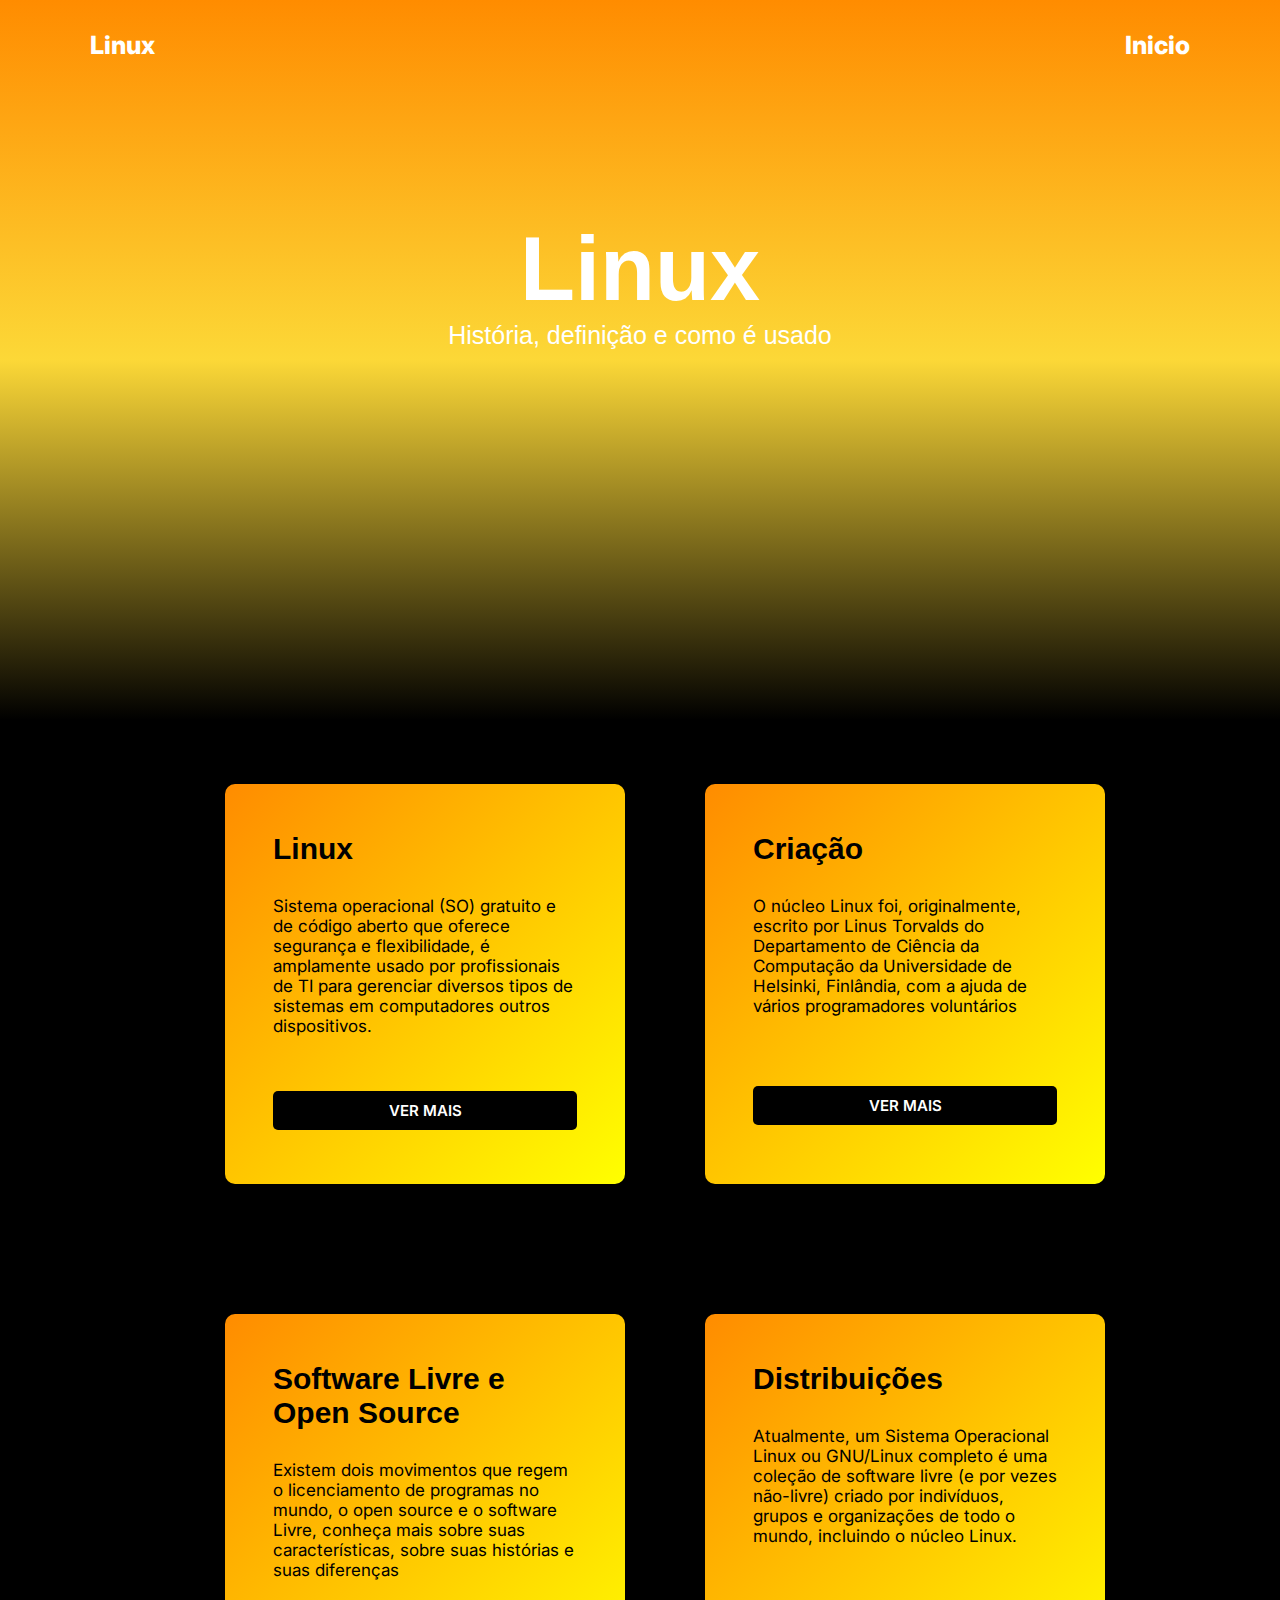
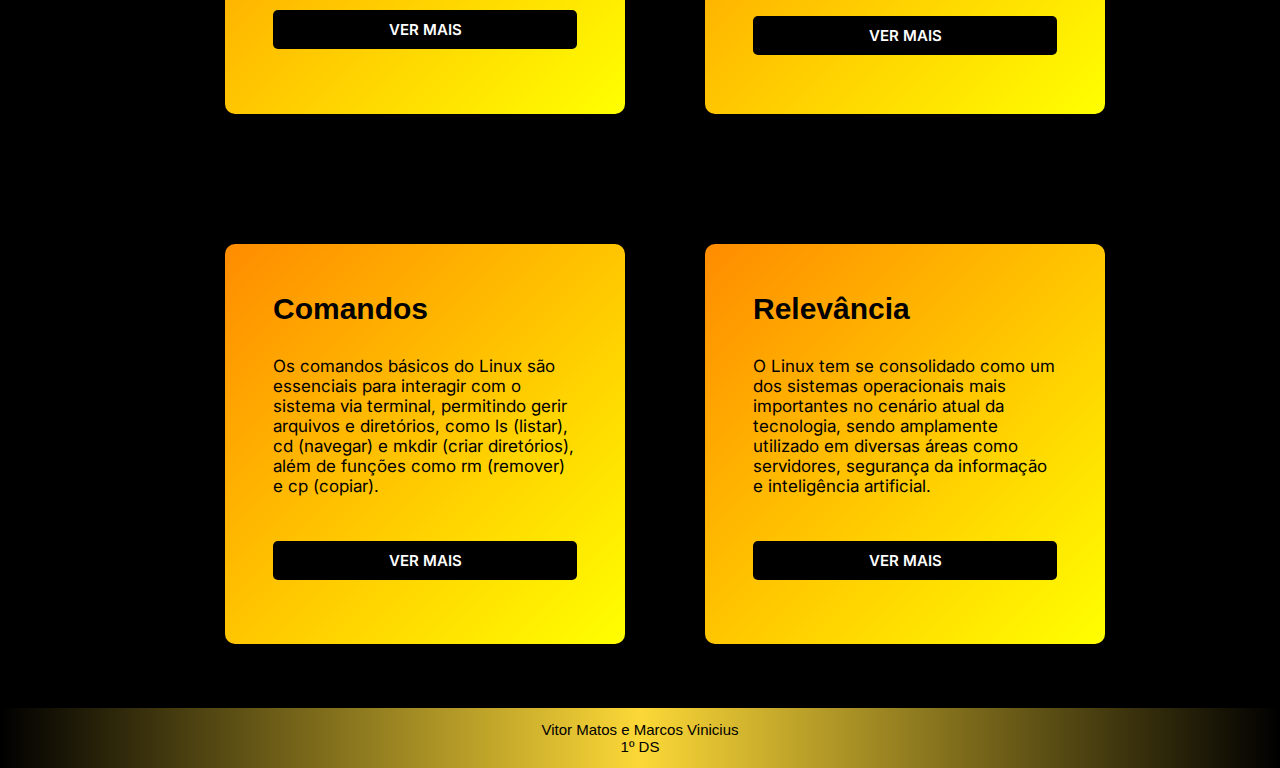
<file: index.html>
<!DOCTYPE html>
<html lang="pt-br">

<head>
    <meta charset="UTF-8">
    <meta name="viewport" content="width=device-width, initial-scale=1.0">
    <link rel="stylesheet" href="style.css">
    <link rel="preconnect" href="https://fonts.googleapis.com">
    <link rel="preconnect" href="https://fonts.gstatic.com" crossorigin>
    <link 
        href="https://fonts.googleapis.com/css2?family=Anton&family=Inter:ital,opsz,wght@0,14..32,100..900;1,14..32,100..900&display=swap"
        rel="stylesheet">
    <title>Inicial</title>
</head>

<body class="body">

    <section class="headerCont">
        <header class="header">
            <h1>
                <a href="index.html" class="headerLogo">


                    <p class="itemLink">
                        Linux
                    </p>
                </a>
            </h1>

            <nav>
                <ul class="lista">
                    <li class="itemLista"><a class="itemLink" href="index.html">Inicio</a></li>
                </ul>
            </nav>
        </header>

        <div class="sloganCont">
            <h1 class="slogan principal">Linux</h1> <!--Frase principal-->

            <h1 class="slogan">História, definição e como é usado</h1>
        </div>
    </section>

    <section class="cardsCont">

        <a href="pag1_Linux.html"><div class="card1 cardsTam"> <!--Card1 sobre caracteristicas e significado-->
            <div class="textCards">
                <h1>Linux</h1>

                <p>Sistema operacional (SO) gratuito e de código aberto que oferece segurança e flexibilidade, é
                    amplamente usado por profissionais de TI para gerenciar diversos tipos de sistemas em computadores outros dispositivos.</p>

                <button>Ver mais</button>
            </div>

        </div></a>

        <a href="pag2_Criacao.html"><div class="card2 cardsTam"> <!--Card2 sobre criação-->
            <div class="textCards">
                <h1>Criação</h1>

                <p>O núcleo Linux foi, originalmente, escrito por Linus Torvalds do Departamento de Ciência da
                    Computação da Universidade de Helsinki, Finlândia, com a ajuda de vários programadores voluntários
                </p>

                <button>Ver mais</button>
            </div>
        </div></a>
        <a href="pag3_Diferença.html"><div class="card3 cardsTam"> <!--Card3 sobre diferenças entre codigos-->
            <div class="textCards cr3">
                <h1>Software Livre e Open Source</h1>

                <p>Existem dois movimentos que regem o licenciamento de programas no mundo, o open source e o software Livre, conheça mais sobre suas características, sobre suas histórias e suas diferenças
                </p>

                <button>Ver mais</button> 
            </div>
        </div></a>

       <a href="pag4_Distribuições.html"><div class="card4 cardsTam">
            <div class="textCards cr4"> <!--Card4 sobre distribuições-->
         
               <h1>Distribuições</h1>

                <p>Atualmente, um Sistema Operacional Linux ou GNU/Linux completo é uma coleção de software livre (e por vezes não-livre) criado por indivíduos, grupos e organizações de todo o mundo, incluindo o núcleo Linux.
                </p>

                <button>Ver mais</button>
            </div>
        </div></a> 
    
        <a href="pag5_Comandos.html"><div class="card5 cardsTam"><!--Card5 sobre comandos-->
            <div class="textCards">
                <h1>Comandos</h1>

                <p>Os comandos básicos do Linux são essenciais para interagir com o sistema via terminal, permitindo gerir arquivos e diretórios, como ls (listar), cd (navegar) e mkdir (criar diretórios), além de funções como rm (remover) e cp (copiar).
                </p>

                <button>Ver mais</button>
            </div>
        </div></a>

        <a href="pag6_Relevancia.html"><div class="card6 cardsTam">
            <div class="textCards"><!--Card6 sobre relvancia atualmente-->
                <h1>Relevância</h1>

                <p>O Linux tem se consolidado como um dos sistemas operacionais mais importantes no cenário atual da tecnologia, sendo amplamente utilizado em diversas áreas como servidores, segurança da informação e inteligência artificial.
                </p>

                <button>Ver mais</button>
            </div>
        </div></a>

    </section>

    <footer>
        <p>Vitor Matos e Marcos Vinicius</p>
        <p>1º DS</p>
    </footer>

</body>

</html>
</file>
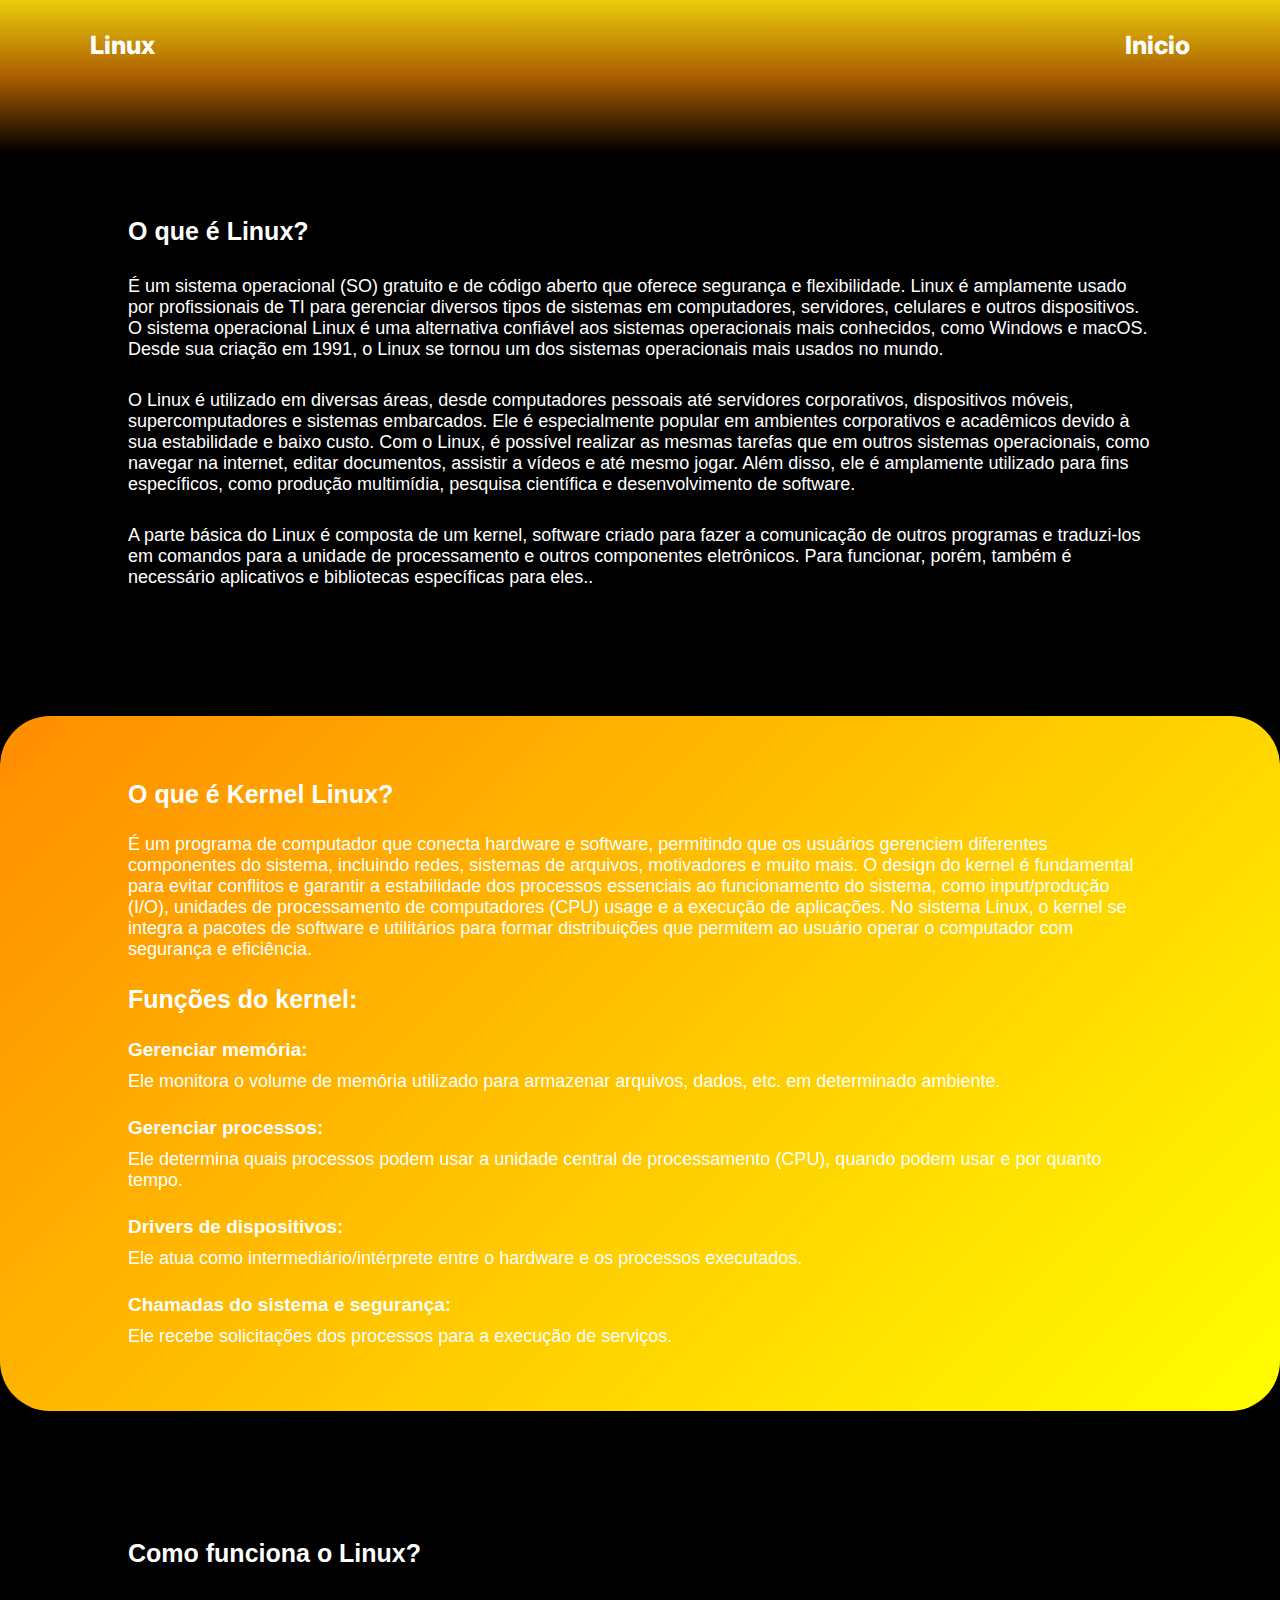
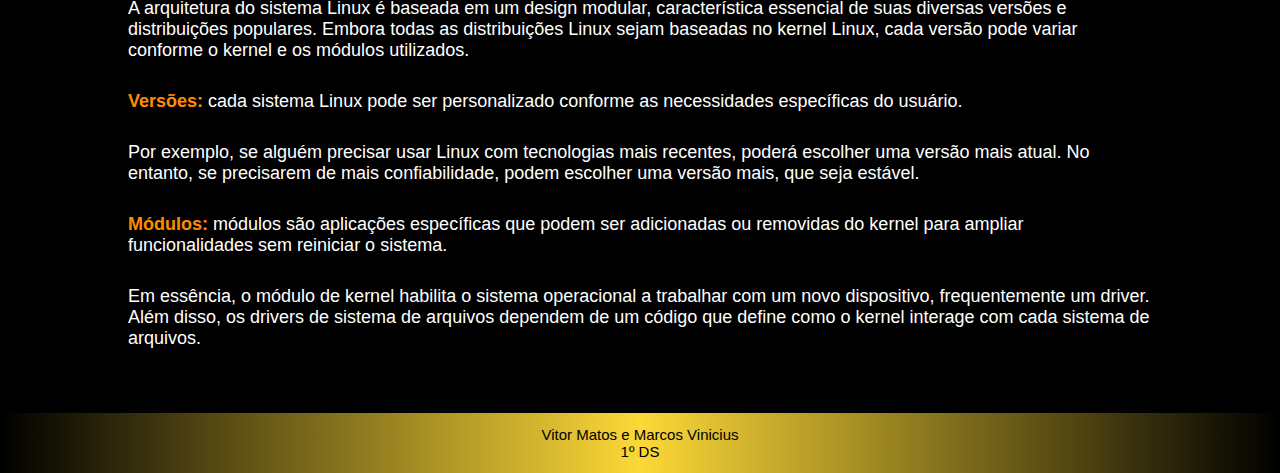
<file: pag1_Linux.html>
<!DOCTYPE html>
<html lang="pt-br">

<head>
    <meta charset="UTF-8">
    <meta name="viewport" content="width=device-width, initial-scale=1.0">
    <link rel="stylesheet" href="pag1_Linux.css">
    <link rel="preconnect" href="https://fonts.googleapis.com">
    <link rel="preconnect" href="https://fonts.gstatic.com" crossorigin>
    <link
        href="https://fonts.googleapis.com/css2?family=Anton&family=Inter:ital,opsz,wght@0,14..32,100..900;1,14..32,100..900&display=swap"
        rel="stylesheet">
    <title>Linux</title>
</head>

<body class="body">

    <section class="headerCont">
        <header class="header">
            <h1>
                <a href="index.html" class="headerLogo">


                    <p class="itemLink">
                        Linux
                    </p>
                </a>
            </h1>

            <nav>
                <ul class="lista">
                    <li class="itemLista"><a class="itemLink" href="index.html">Inicio</a></li>
                </ul>
            </nav>
        </header>

    </section>

    <section class="linux">
        <div class="textLinux">
            <div class="textContLinux">
                <h1>O que é Linux?
                </h1>

                <p>É um sistema operacional (SO) gratuito e de código aberto que oferece segurança e flexibilidade. Linux é amplamente usado por profissionais de TI para gerenciar diversos tipos de sistemas em computadores, servidores, celulares e outros dispositivos. O sistema operacional Linux é uma alternativa confiável aos sistemas operacionais mais conhecidos, como Windows e macOS. Desde sua criação em 1991, o Linux se tornou um dos sistemas operacionais mais usados no mundo.</p>

                <p>O Linux é utilizado em diversas áreas, desde computadores pessoais até servidores corporativos, dispositivos móveis, supercomputadores e sistemas embarcados. Ele é especialmente popular em ambientes corporativos e acadêmicos devido à sua estabilidade e baixo custo. Com o Linux, é possível realizar as mesmas tarefas que em outros sistemas operacionais, como navegar na internet, editar documentos, assistir a vídeos e até mesmo jogar. Além disso, ele é amplamente utilizado para fins específicos, como produção multimídia, pesquisa científica e desenvolvimento de software.
                </p>

                <p>A parte básica do Linux é composta de um kernel, software criado para fazer a comunicação de outros programas e traduzi-los em comandos para a unidade de processamento e outros componentes eletrônicos. Para funcionar, porém, também é necessário aplicativos e bibliotecas específicas para eles..</p>
            </div>
        </div>

    </section>

    <section class="kernel">
        <div class="textkernel textLinux">
            <div class="textContKernel textContLinux">
                <h1>O que é Kernel Linux?
                </h1>

                <p>É um programa de computador que conecta hardware e software, permitindo que os usuários gerenciem diferentes componentes do sistema, incluindo redes, sistemas de arquivos, motivadores e muito mais. O design do kernel é fundamental para evitar conflitos e garantir a estabilidade dos processos essenciais ao funcionamento do sistema, como input/produção (I/O), unidades de processamento de computadores (CPU) usage e a execução de aplicações. No sistema Linux, o kernel se integra a pacotes de software e utilitários para formar distribuições que permitem ao usuário operar o computador com segurança e eficiência.
                </p>

                <div class="textContKernel textContLinux">
                    <h1>
                        Funções do kernel:
                    </h1>


                    <div class="topicos">
                        <h2>Gerenciar memória:</h2>
                        <p>Ele monitora o volume de memória utilizado para armazenar arquivos,
                            dados, etc. em
                            determinado ambiente.</p>
                    </div>

                    <div class="topicos">
                        <h2>Gerenciar processos: </h2>
                        <p>Ele determina quais processos podem usar a unidade central de
                            processamento (CPU), quando podem usar e por quanto tempo. </p>
                    </div>

                    <div class="topicos">
                        <h2>Drivers de dispositivos:</h2>
                        <p>Ele atua como intermediário/intérprete entre o hardware e os
                            processos executados. </p>
                    </div>

                    <div class="topicos">
                        <h2>Chamadas do sistema e segurança:</h2>
                        <p>Ele recebe solicitações dos processos para a execução de
                            serviços.</p>
                    </div>

                </div>

            </div>

        </div>

    </section>

    <section class="funcao">
        <div class="textFuncao textLinux">
            <div class="textContFuncao textContLinux">
                <h1>Como funciona o Linux?
                </h1>

                
                <p>A arquitetura do sistema Linux é baseada em um design modular, característica essencial de suas
                    diversas versões e distribuições populares. Embora todas as distribuições Linux sejam baseadas no
                    kernel Linux, cada versão pode variar conforme o kernel e os módulos utilizados.</p>

                <p><span>Versões:</span> cada sistema Linux pode ser personalizado conforme as necessidades específicas
                    do usuário. </p>

                <p>Por exemplo, se alguém precisar usar Linux com tecnologias mais recentes, poderá escolher uma versão mais atual. No entanto, se precisarem de mais
                    confiabilidade, podem escolher uma versão mais, que seja estável.</p>

                <p><span>Módulos:</span> módulos são aplicações específicas que podem ser adicionadas ou removidas do
                    kernel para ampliar funcionalidades sem reiniciar o sistema.</p>

                <p>Em essência, o módulo de kernel habilita o sistema operacional a trabalhar com um novo dispositivo,
                    frequentemente um driver. Além disso, os drivers
                    de sistema de arquivos dependem de um código que define como o kernel interage com cada sistema de
                    arquivos. </p>

                
            </div>
        </div>
    </section>

    <footer>
        <p>Vitor Matos e Marcos Vinicius</p>
        <p>1º DS</p>
    </footer>

</body>
</html>
</file>
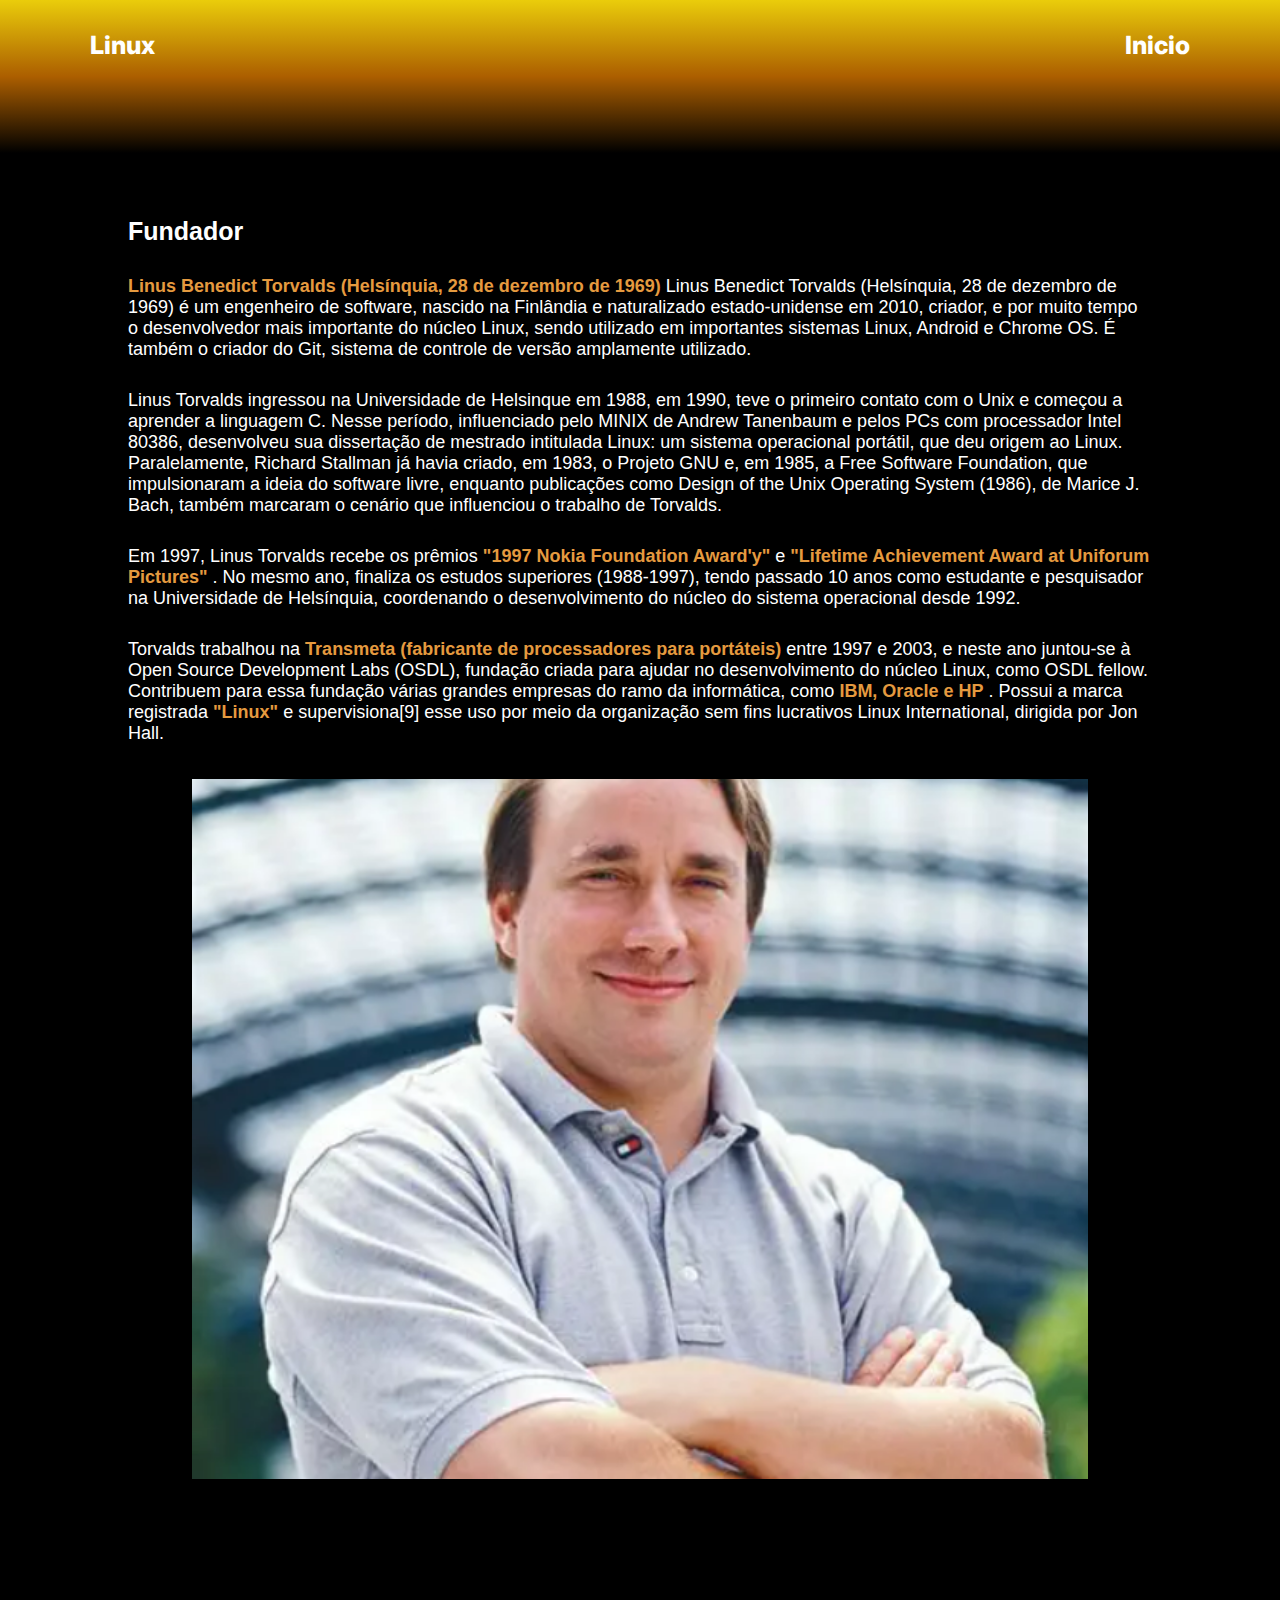
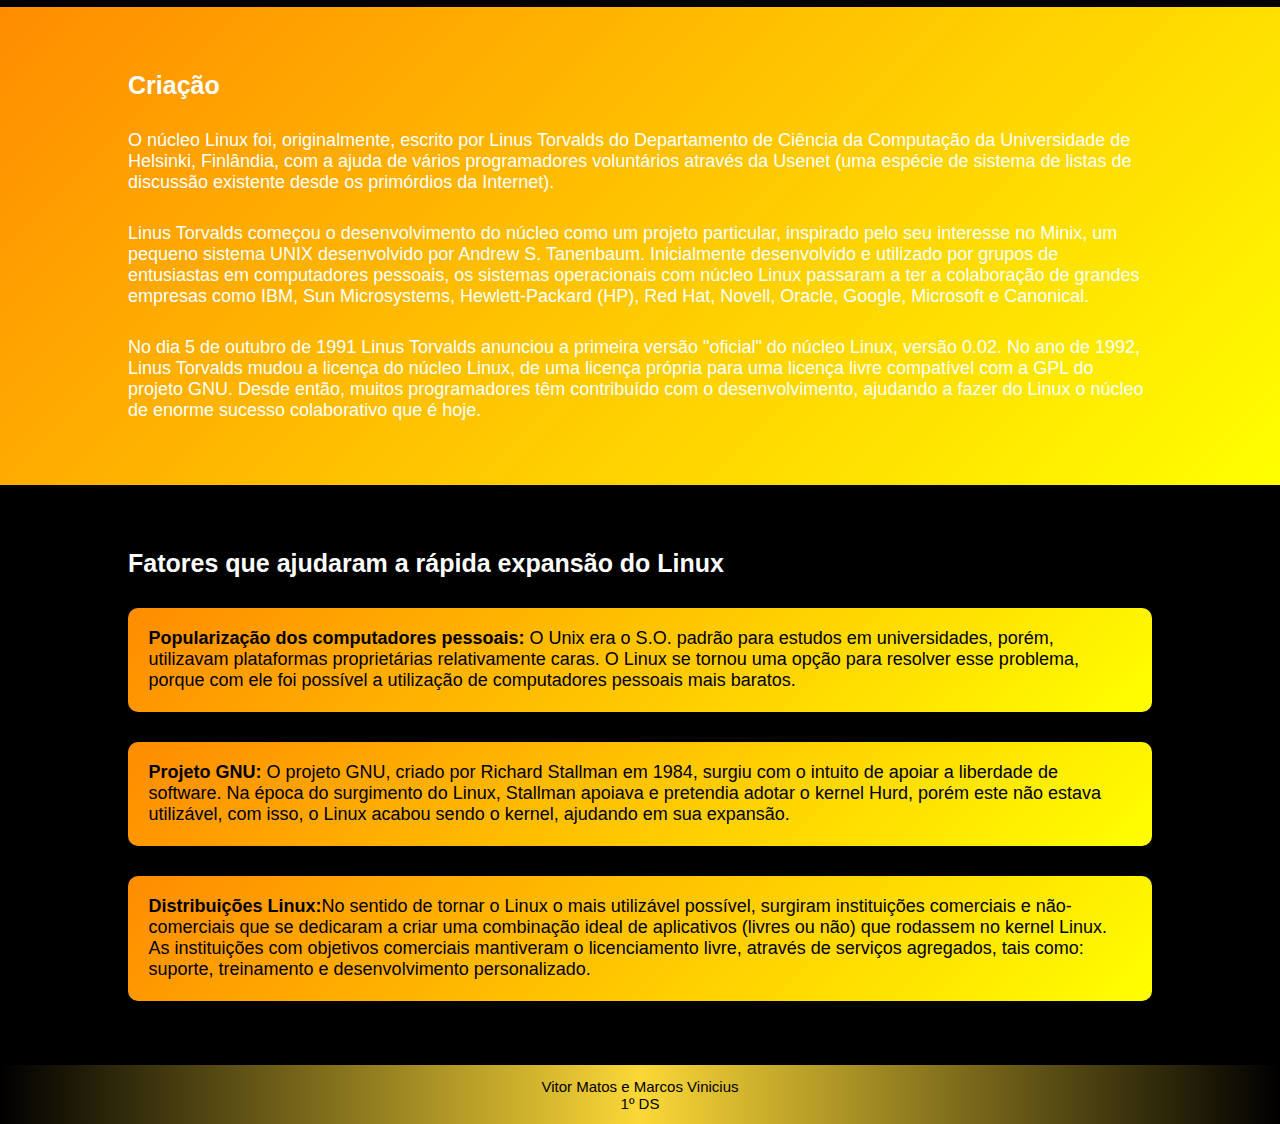
<file: pag2_Criacao.html>
<!DOCTYPE html>
<html lang="pt-br">

<head>
    <meta charset="UTF-8">
    <meta name="viewport" content="width=device-width, initial-scale=1.0">
    <link rel="stylesheet" href="pag2_Criacao.css">
    <link rel="preconnect" href="https://fonts.googleapis.com">
    <link rel="preconnect" href="https://fonts.gstatic.com" crossorigin>
    <link
        href="https://fonts.googleapis.com/css2?family=Anton&family=Inter:ital,opsz,wght@0,14..32,100..900;1,14..32,100..900&display=swap"
        rel="stylesheet">
    <title>Criação</title>
</head>

<body class="body">

    <section class="headerCont">
        <header class="header">
            <h1>
                <a href="index.html" class="headerLogo">


                    <p class="itemLink">
                        Linux
                    </p>
                </a>
            </h1>

            <nav>
                <ul class="lista">
                    <li class="itemLista"><a class="itemLink" href="index.html">Inicio</a></li>
                </ul>
            </nav>
        </header>

    </section>

    <section class="fundador">

        <div class="textFunda">
            <div class="textContFunda">
                <h1>Fundador</h1>

                <p><span>Linus Benedict Torvalds (Helsínquia, 28 de dezembro de 1969)</span> Linus Benedict Torvalds (Helsínquia, 28 de dezembro de 1969) é um engenheiro de software, nascido na Finlândia e naturalizado estado-unidense em 2010, criador, e por muito tempo o desenvolvedor mais importante do núcleo Linux, sendo utilizado em importantes sistemas Linux, Android e Chrome OS. É também o criador do Git, sistema de controle de versão amplamente utilizado.
                </p>

                <p>Linus Torvalds ingressou na Universidade de Helsinque em 1988, em 1990, teve o primeiro contato com o Unix e começou a aprender a linguagem C. Nesse período, influenciado pelo MINIX de Andrew Tanenbaum e pelos PCs com processador Intel 80386, desenvolveu sua dissertação de mestrado intitulada Linux: um sistema operacional portátil, que deu origem ao Linux. Paralelamente, Richard Stallman já havia criado, em 1983, o Projeto GNU e, em 1985, a Free Software Foundation, que impulsionaram a ideia do software livre, enquanto publicações como Design of the Unix Operating System (1986), de Marice J. Bach, também marcaram o cenário que influenciou o trabalho de Torvalds.
                </p>

                <p>Em 1997, Linus Torvalds recebe os prêmios <span>"1997 Nokia Foundation Award'y"</span> e
                    <span>"Lifetime Achievement
                        Award at Uniforum Pictures"</span> . No mesmo ano, finaliza os estudos superiores (1988-1997),
                    tendo passado
                    10 anos como estudante e pesquisador na Universidade de Helsínquia, coordenando o desenvolvimento do
                    núcleo do sistema operacional desde 1992.
                </p>

                <p>Torvalds trabalhou na <span>Transmeta (fabricante de processadores para portáteis)</span> entre 1997
                    e 2003, e
                    neste ano juntou-se à Open Source Development Labs (OSDL), fundação criada para ajudar no
                    desenvolvimento do núcleo Linux, como OSDL fellow. Contribuem para essa fundação várias grandes
                    empresas do ramo da informática, como <span>IBM, Oracle e HP</span> . Possui a marca registrada
                    <span>"Linux"</span> e
                    supervisiona[9] esse uso por meio da organização sem fins lucrativos Linux International, dirigida
                    por Jon Hall.
                </p>
            </div>
        </div>

        <div class="imgFundaCont">
            <div class="imgFunda"></div>
        </div>

    </section>

    <section class="criacao">
        <div class="textCriacao textFunda">
            <div class="textContCriacao textContFunda">
                <h1>Criação</h1>

                <p>O núcleo Linux foi, originalmente, escrito por Linus Torvalds do Departamento de Ciência da Computação da Universidade de Helsinki, Finlândia, com a ajuda de vários programadores voluntários através da Usenet (uma espécie de sistema de listas de discussão existente desde os primórdios da Internet).</p>

                <p>Linus Torvalds começou o desenvolvimento do núcleo como um projeto particular, inspirado pelo seu interesse no Minix, um pequeno sistema UNIX desenvolvido por Andrew S. Tanenbaum. Inicialmente desenvolvido e utilizado por grupos de entusiastas em computadores pessoais, os sistemas operacionais com núcleo Linux passaram a ter a colaboração de grandes empresas como IBM, Sun Microsystems, Hewlett-Packard (HP), Red Hat, Novell, Oracle, Google, Microsoft e Canonical.
                </p>

                <p>No dia 5 de outubro de 1991 Linus Torvalds anunciou a primeira versão "oficial" do núcleo Linux, versão 0.02. No ano de 1992, Linus Torvalds mudou a licença do núcleo Linux, de uma licença própria para uma licença livre compatível com a GPL do projeto GNU. Desde então, muitos programadores têm contribuído com o desenvolvimento, ajudando a fazer do Linux o núcleo de enorme sucesso colaborativo que é hoje.</p>

            </div>
        </div>
    </section>

    <section class="fatores">
        <div class="textFat textFunda">
            <div class="textContFat textContFunda">
                <h1>Fatores que ajudaram a rápida expansão do Linux</h1>

                <p class="p"><span class="titulo">Popularização dos computadores pessoais:</span> O Unix era o S.O. padrão para estudos em universidades, porém, utilizavam plataformas proprietárias relativamente caras. O Linux se tornou uma opção para resolver esse problema, porque com ele foi possível a utilização de computadores pessoais mais baratos.</p>

                <p class="p"><span class="titulo">Projeto GNU:</span> O projeto GNU, criado por Richard Stallman em 1984, surgiu com o intuito de apoiar a liberdade de software. Na época do surgimento do Linux, Stallman apoiava e pretendia adotar o kernel Hurd, porém este não estava utilizável, com isso, o Linux acabou sendo o kernel, ajudando em sua expansão.
                </p>

                <p class="p"><span class="titulo">Distribuições Linux:</span>No sentido de tornar o Linux o mais utilizável possível, surgiram instituições comerciais e não-comerciais que se dedicaram a criar uma combinação ideal de aplicativos (livres ou não) que rodassem no kernel Linux. As instituições com objetivos comerciais mantiveram o licenciamento livre, através de serviços agregados, tais como: suporte, treinamento e desenvolvimento personalizado.</p>

            </div>
        </div>
    </section>

    <footer>
        <p>Vitor Matos e Marcos Vinicius</p>
        <p>1º DS</p>
    </footer>

</body>

</html>
</file>
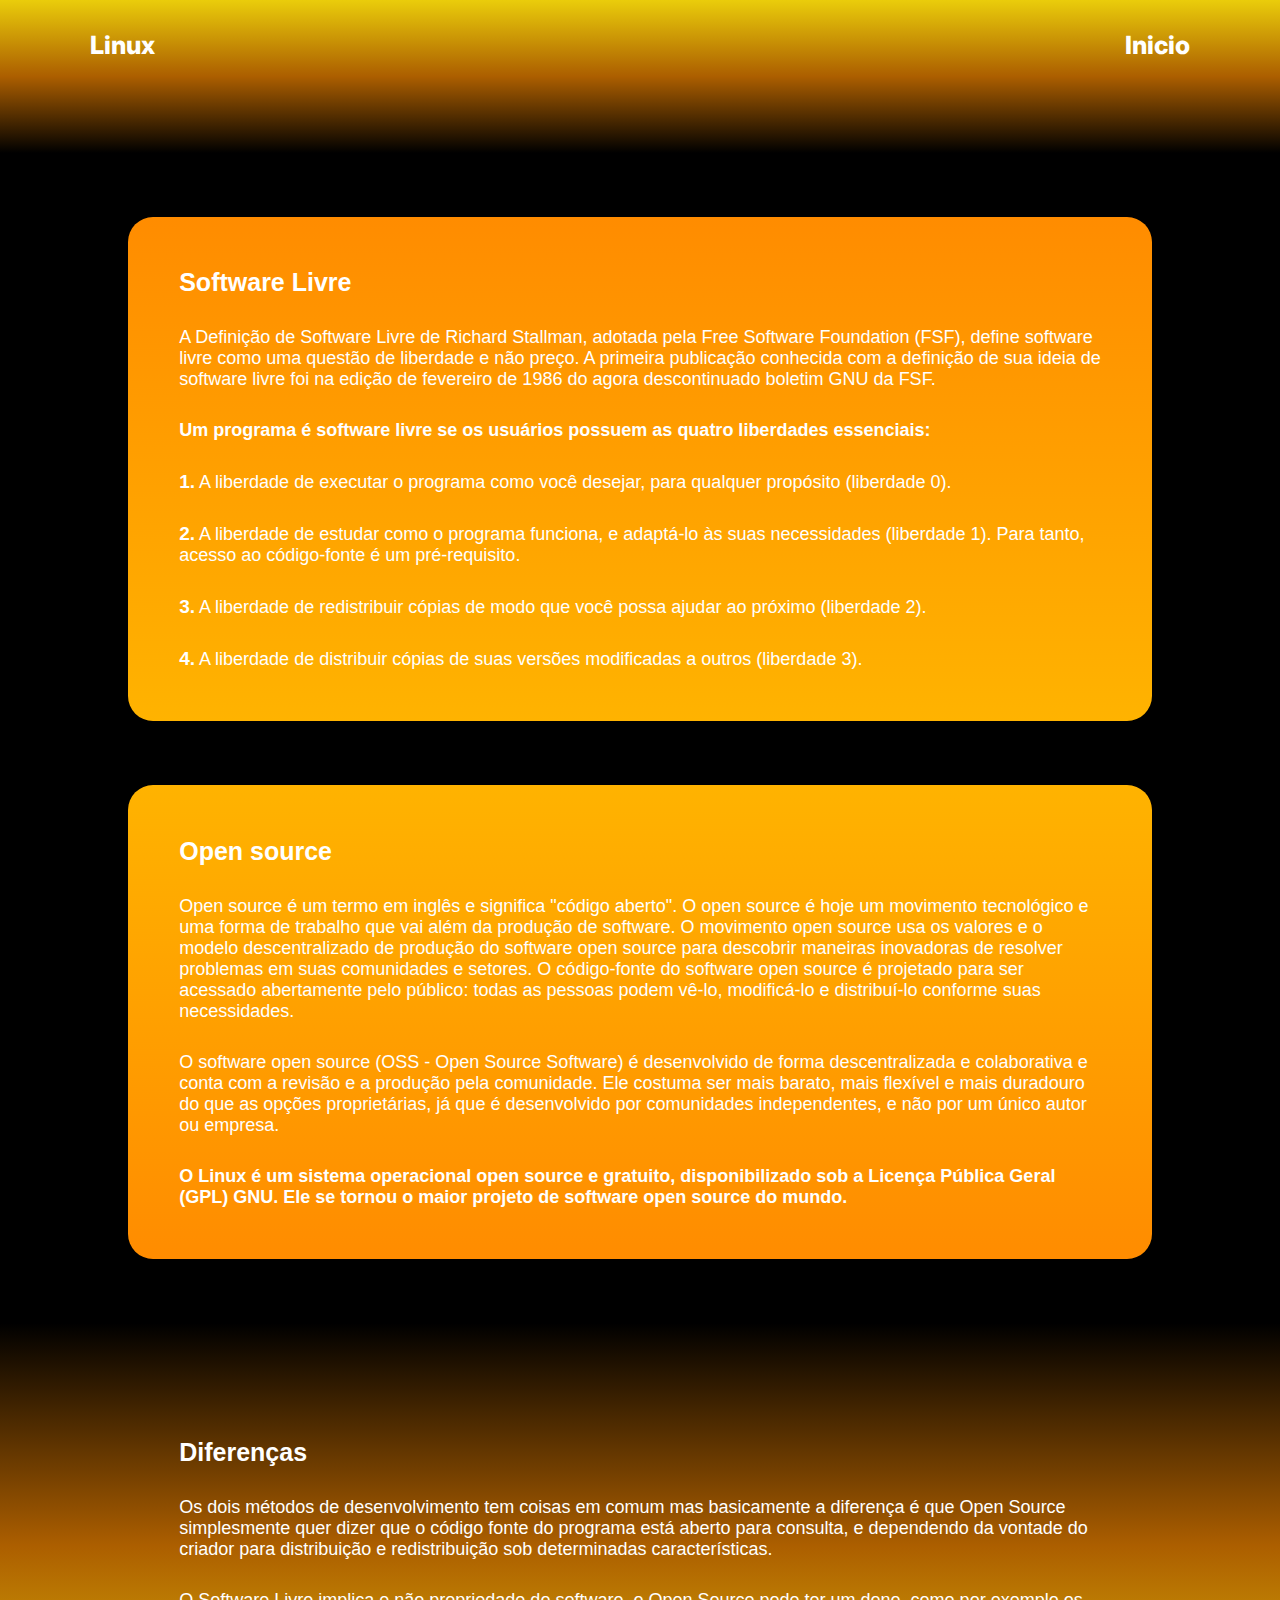
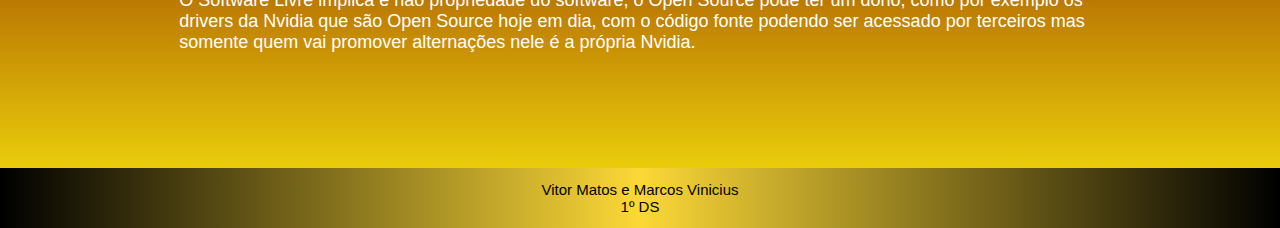
<file: pag3_Diferença.html>
<!DOCTYPE html>
<html lang="pt-br">

<head>
    <meta charset="UTF-8">
    <meta name="viewport" content="width=device-width, initial-scale=1.0">
    <link rel="stylesheet" href="pag3_Diferença.css">
    <link rel="preconnect" href="https://fonts.googleapis.com">
    <link rel="preconnect" href="https://fonts.gstatic.com" crossorigin>
    <link
        href="https://fonts.googleapis.com/css2?family=Anton&family=Inter:ital,opsz,wght@0,14..32,100..900;1,14..32,100..900&display=swap"
        rel="stylesheet">
    <title>Software Livre e Open Source</title>
</head>

<body class="body">

    <section class="headerCont">
        <header class="header">
            <h1>
                <a href="index.html" class="headerLogo">


                    <p class="itemLink">
                        Linux
                    </p>
                </a>
            </h1>

            <nav>
                <ul class="lista">
                    <li class="itemLista"><a class="itemLink" href="index.html">Inicio</a></li>
                </ul>
            </nav>
        </header>

    </section>

    <section class="livre">

        <div class="textLivre">
            <div class="textContLivre">
                <h1>Software Livre</h1>

                <p>A Definição de Software Livre de Richard Stallman, adotada pela Free Software Foundation (FSF),
                    define software livre como uma questão de liberdade e não preço. A primeira publicação conhecida com
                    a definição de sua ideia de software livre foi na edição de fevereiro de 1986 do agora descontinuado
                    boletim GNU da FSF.</p>

                <p class="subTit">Um programa é software livre se os usuários possuem as quatro liberdades essenciais:
                </p>

                <p><span class="subTit">1.</span>  A liberdade de executar o programa como você desejar, para qualquer propósito
                    (liberdade 0).
                </p>

                <p><span class="subTit">2.</span> A liberdade de estudar como o programa funciona, e adaptá-lo às suas necessidades
                    (liberdade 1).
                    Para tanto, acesso ao código-fonte é um pré-requisito.
                </p>

                <p><span class="subTit">3.</span> A liberdade de redistribuir cópias de modo que você possa ajudar ao próximo (liberdade
                    2).</p>

                <p><span class="subTit">4.</span> A liberdade de distribuir cópias de suas versões modificadas a outros (liberdade 3).</p>

            </div>
        </div>

    </section>

    <section class="source">
        <div class="textSource textLivre">
            <div class="textContSource textContLivre">
                <h1> Open source</h1>

                <p>Open source é um termo em inglês e significa "código aberto". O open source é hoje um movimento
                    tecnológico e uma forma de trabalho que vai além da produção de software. O movimento open source
                    usa os valores e o modelo descentralizado de produção do software open source para descobrir
                    maneiras inovadoras de resolver problemas em suas comunidades e setores. O código-fonte do software
                    open source é projetado para ser acessado abertamente pelo público: todas as pessoas podem vê-lo,
                    modificá-lo e distribuí-lo conforme suas necessidades. </p>
                <p>
                    O software open source (OSS - Open Source Software) é desenvolvido de forma descentralizada e
                    colaborativa e conta com a revisão e a produção pela comunidade. Ele costuma ser mais barato, mais
                    flexível e mais duradouro do que as opções proprietárias, já que é desenvolvido por comunidades
                    independentes, e não por um único autor ou empresa. </p>

                <p class="subTit">O Linux é um sistema operacional open source e gratuito, disponibilizado sob a Licença
                    Pública Geral
                    (GPL) GNU. Ele se tornou o maior projeto de software open source do mundo.</p>


            </div>
        </div>

    </section>

    <section class="diferencas">
        <div class="textDiferencas textLivre">
            <div class="textContDiferencas textContLivre">

                <h1>Diferenças</h1>
                <p>Os dois métodos de desenvolvimento tem coisas em comum mas basicamente a diferença é que Open Source
                    simplesmente quer dizer que o código fonte do programa está aberto para consulta, e dependendo da
                    vontade do criador para distribuição e redistribuição sob determinadas características.</p>
                <p>O Software Livre implica e não propriedade do software, o Open Source pode ter um dono, como por
                    exemplo os drivers da Nvidia que são Open Source hoje em dia, com o código fonte podendo ser
                    acessado por terceiros mas somente quem vai promover alternações nele é a própria Nvidia.</p>



            </div>
        </div>
    </section>

    <footer>
        <p>Vitor Matos e Marcos Vinicius</p>
        <p>1º DS</p>
    </footer>

</body>

</html>
</file>
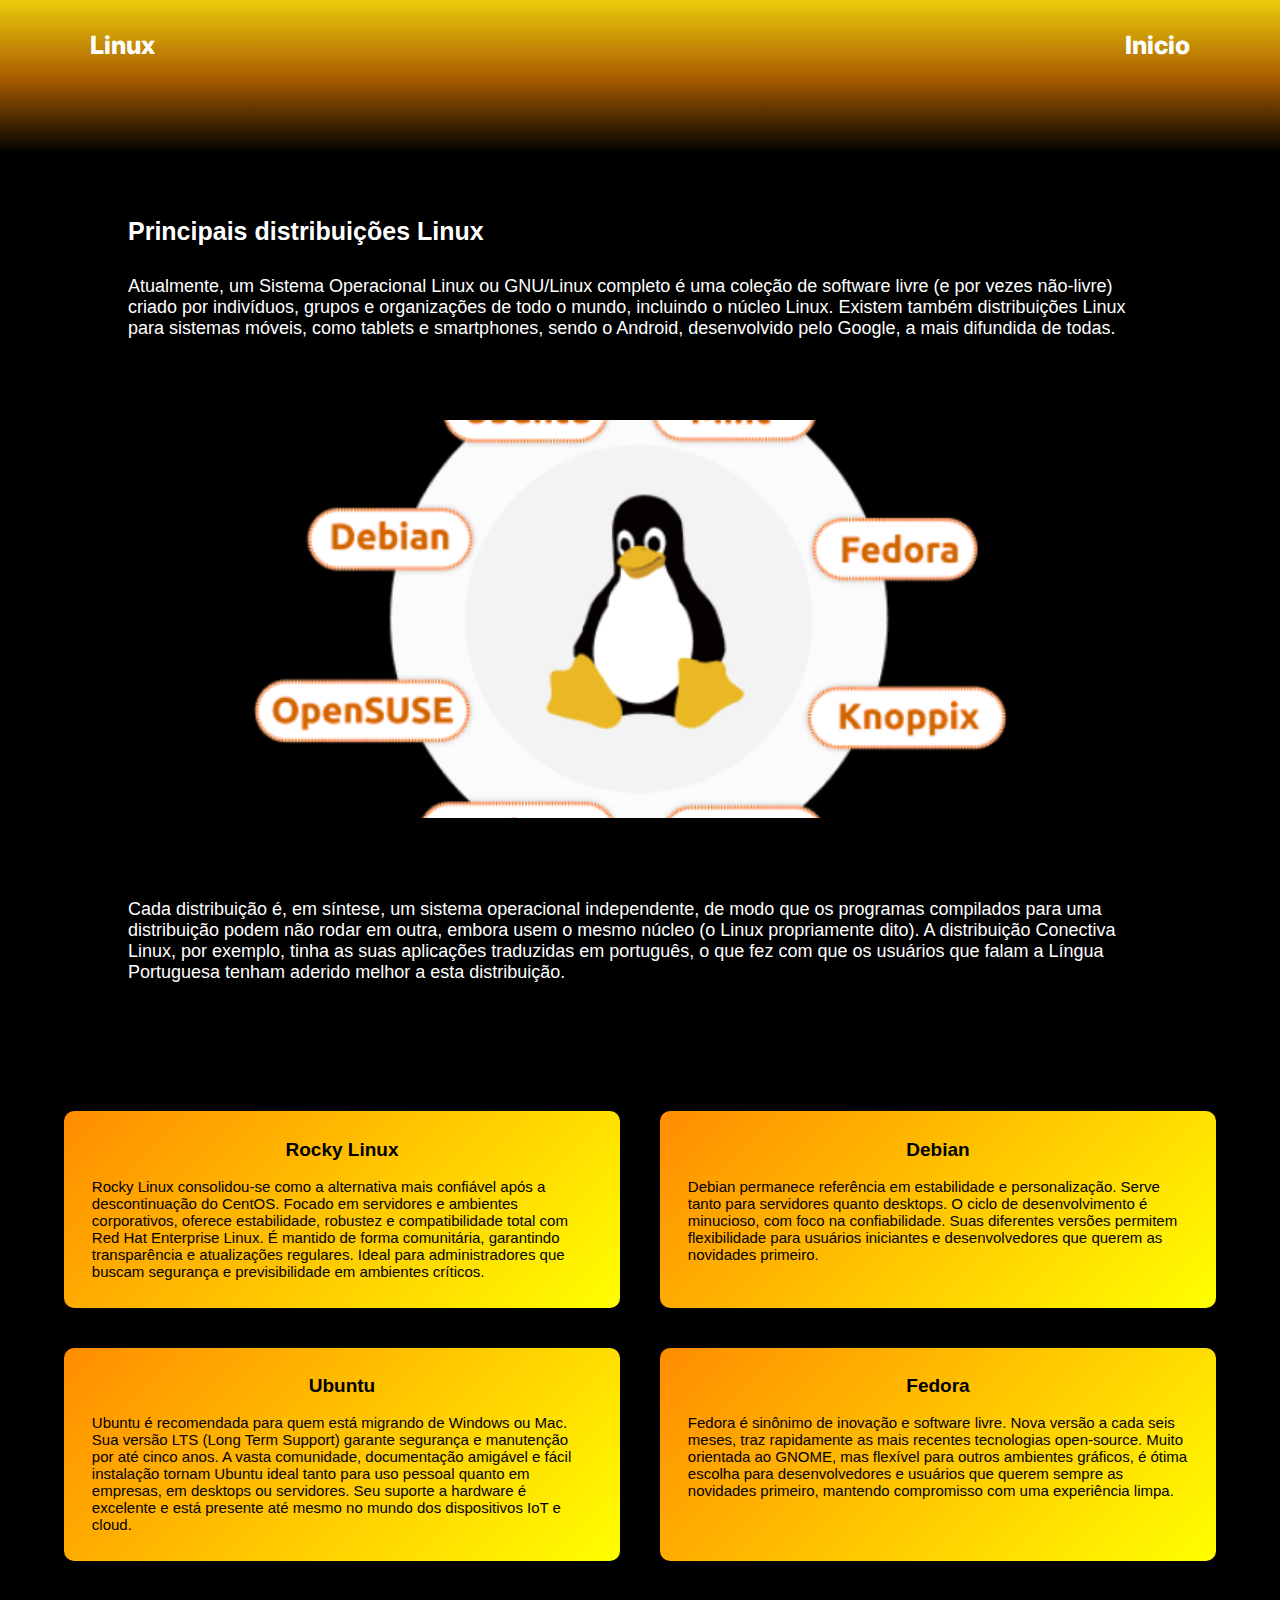
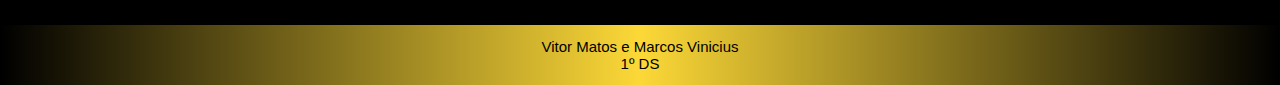
<file: pag4_Distribuições.html>
<!DOCTYPE html>
<html lang="pt-br">

<head>
    <meta charset="UTF-8">
    <meta name="viewport" content="width=device-width, initial-scale=1.0">
    <link rel="stylesheet" href="pag4_Distribuições.css">
    <link rel="preconnect" href="https://fonts.googleapis.com">
    <link rel="preconnect" href="https://fonts.gstatic.com" crossorigin>
    <link
        href="https://fonts.googleapis.com/css2?family=Anton&family=Inter:ital,opsz,wght@0,14..32,100..900;1,14..32,100..900&display=swap"
        rel="stylesheet">
    <title>Distribuições</title>
</head>

<body class="body">

    <section class="headerCont">
        <header class="header">
            <h1>
                <a href="index.html" class="headerLogo">


                    <p class="itemLink">
                        Linux
                    </p>
                </a>
            </h1>

            <nav>
                <ul class="lista">
                    <li class="itemLista"><a class="itemLink" href="index.html">Inicio</a></li>
                </ul>
            </nav>
        </header>

    </section>

    <section class="distri">
        <div class="textDistri">
            <div class="textContDistri">
                <h1>Principais distribuições Linux</h1>

                <p>Atualmente, um Sistema Operacional Linux ou GNU/Linux completo é uma coleção de software livre (e por vezes não-livre) criado por indivíduos, grupos e organizações de todo o mundo, incluindo o núcleo Linux. Existem também distribuições Linux para sistemas móveis, como tablets e smartphones, sendo o Android, desenvolvido pelo Google, a mais difundida de todas.</p>

                <div class="imgContDistri">
                    <div class="imgDistri"></div>
                </div>

                <p>Cada distribuição é, em síntese, um sistema operacional independente, de modo que os programas compilados para uma distribuição podem não rodar em outra, embora usem o mesmo núcleo (o Linux propriamente dito). A distribuição Conectiva Linux, por exemplo, tinha as suas aplicações traduzidas em português, o que fez com que os usuários que falam a Língua Portuguesa tenham aderido melhor a esta distribuição.
                </p>

            </div>
        </div>

    </section>

     <section class="defin">
        <div class=" textDefin">
           <div class=" textContDefin">
                
                <p class="car"><span>Rocky Linux</span> <br>
                    Rocky Linux consolidou-se como a alternativa mais confiável após a descontinuação do CentOS. Focado
                    em servidores e ambientes corporativos, oferece estabilidade, robustez e compatibilidade total com
                    Red Hat Enterprise Linux. É mantido de forma comunitária, garantindo transparência e atualizações
                    regulares. Ideal para administradores que buscam segurança e previsibilidade em ambientes críticos.
                </p>
                <p class="car"><span>Debian</span> <br>
                   Debian permanece referência em estabilidade e personalização. Serve
                    tanto para servidores quanto desktops. O ciclo de desenvolvimento é minucioso, com foco na
                    confiabilidade. Suas diferentes versões permitem flexibilidade para
                    usuários iniciantes e desenvolvedores que querem as novidades primeiro.</p>
                <p class="car"><span>Ubuntu</span> <br>Ubuntu é recomendada para quem está migrando de Windows ou Mac. Sua
                    versão LTS (Long Term Support) garante segurança e manutenção por até cinco anos. A vasta
                    comunidade, documentação amigável e fácil instalação tornam Ubuntu ideal tanto para uso pessoal
                    quanto em empresas, em desktops ou servidores. Seu suporte a hardware é excelente e está presente
                    até mesmo no mundo dos dispositivos IoT e cloud.</p>
                <p class="car"><span>Fedora</span> <br>
                    Fedora é sinônimo de inovação e software livre. Nova versão a cada seis meses, traz rapidamente as
                    mais recentes tecnologias open-source. Muito orientada ao GNOME, mas flexível para outros ambientes
                    gráficos, é ótima escolha para desenvolvedores e usuários que querem sempre as novidades primeiro,
                    mantendo compromisso com uma experiência limpa.</p>
            </div>
        </div>
    </section>

    <footer>
        <p>Vitor Matos e Marcos Vinicius</p>
        <p>1º DS</p>
    </footer>

</body>

</html>
</file>
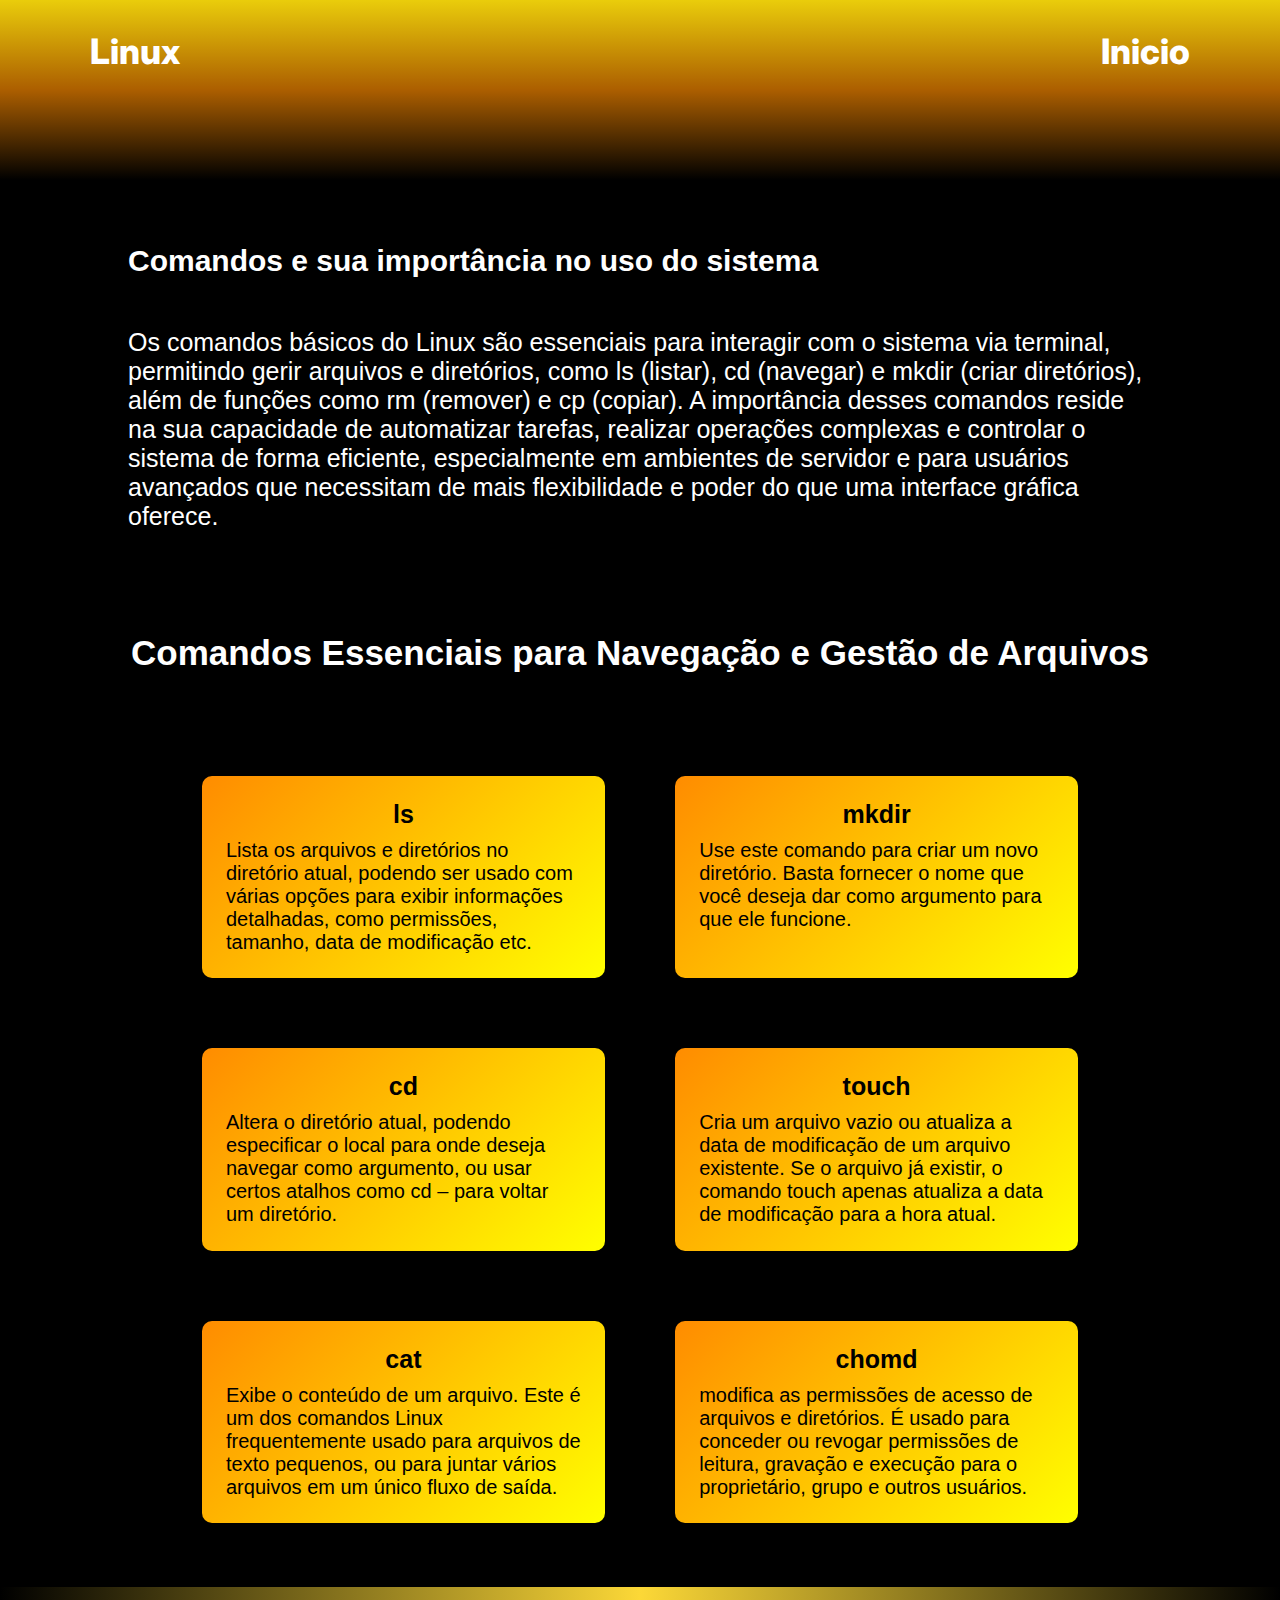
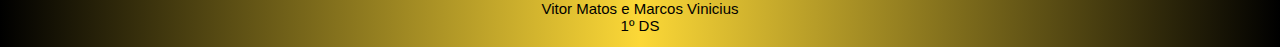
<file: pag5_Comandos.html>
<!DOCTYPE html>
<html lang="pt-br">

<head>
    <meta charset="UTF-8">
    <meta name="viewport" content="width=device-width, initial-scale=1.0">
    <link rel="stylesheet" href="pag5_Comandos.css">
    <link rel="preconnect" href="https://fonts.googleapis.com">
    <link rel="preconnect" href="https://fonts.gstatic.com" crossorigin>
    <link
        href="https://fonts.googleapis.com/css2?family=Anton&family=Inter:ital,opsz,wght@0,14..32,100..900;1,14..32,100..900&display=swap"
        rel="stylesheet">
    <title>Comandos</title>
</head>

<body class="body">

    <section class="headerCont">
        <header class="header">
            <h1>
                <a href="index.html" class="headerLogo">


                    <p class="itemLink">
                        Linux
                    </p>
                </a>
            </h1>

            <nav>
                <ul class="lista">
                    <li class="itemLista"><a class="itemLink" href="index.html">Inicio</a></li>
                </ul>
            </nav>
        </header>

    </section>

    <section class="expli">
        <div class="textExpli">
            <div class="textContExpli">
                <h1>Comandos e sua importância no uso do sistema</h1>

                <p>
                    Os comandos básicos do Linux são essenciais para interagir com o sistema via terminal, permitindo
                    gerir arquivos e diretórios, como ls (listar), cd (navegar) e mkdir (criar diretórios), além de
                    funções como rm (remover) e cp (copiar). A importância desses comandos reside na sua capacidade de
                    automatizar tarefas, realizar operações complexas e controlar o sistema de forma eficiente,
                    especialmente em ambientes de servidor e para usuários avançados que necessitam de mais
                    flexibilidade e poder do que uma interface gráfica oferece.
                </p>

            </div>
        </div>
    </section>

    <section class="cards">

        <div class="titulo">Comandos Essenciais para Navegação e Gestão de Arquivos</div>

        <div class="cardsCont">
            <div class="cardsTamanho">

                <h1>ls</h1>

                <p>Lista os arquivos e diretórios no diretório atual, podendo ser usado com várias opções para exibir
                    informações detalhadas, como permissões, tamanho, data de modificação etc.</p>

            </div>
            <div class="cardsTamanho">

                <h1>mkdir</h1>

                <p>Use este comando para criar um novo diretório. Basta fornecer o nome que você deseja dar como
                    argumento para que ele funcione.</p>

            </div>
            <div class="cardsTamanho">
                <h1>cd</h1>

                <p>Altera o diretório atual, podendo especificar o local para onde deseja navegar como argumento, ou
                    usar certos atalhos como cd – para voltar um diretório.
                </p>

            </div>
            <div class="cardsTamanho">
                <h1>touch</h1>

                <p>Cria um arquivo vazio ou atualiza a data de modificação de um arquivo existente. Se o arquivo já
                    existir, o comando touch apenas atualiza a data de modificação para a hora atual.</p>
            </div>

            <div class="cardsTamanho">
                <h1>cat</h1>

                <p>Exibe o conteúdo de um arquivo. Este é um dos comandos Linux frequentemente usado para arquivos de
                    texto pequenos, ou para juntar vários arquivos em um único fluxo de saída.</p>
            </div>

            <div class="cardsTamanho">
                <h1>chomd</h1>

                <p>modifica as permissões de acesso de arquivos e diretórios. É usado para conceder ou revogar
                    permissões de leitura, gravação e execução para o proprietário, grupo e outros usuários.</p>
            </div>

        </div>

    </section>

    <footer>
        <p>Vitor Matos e Marcos Vinicius</p>
        <p>1º DS</p>
    </footer>

</body>

</html>
</file>
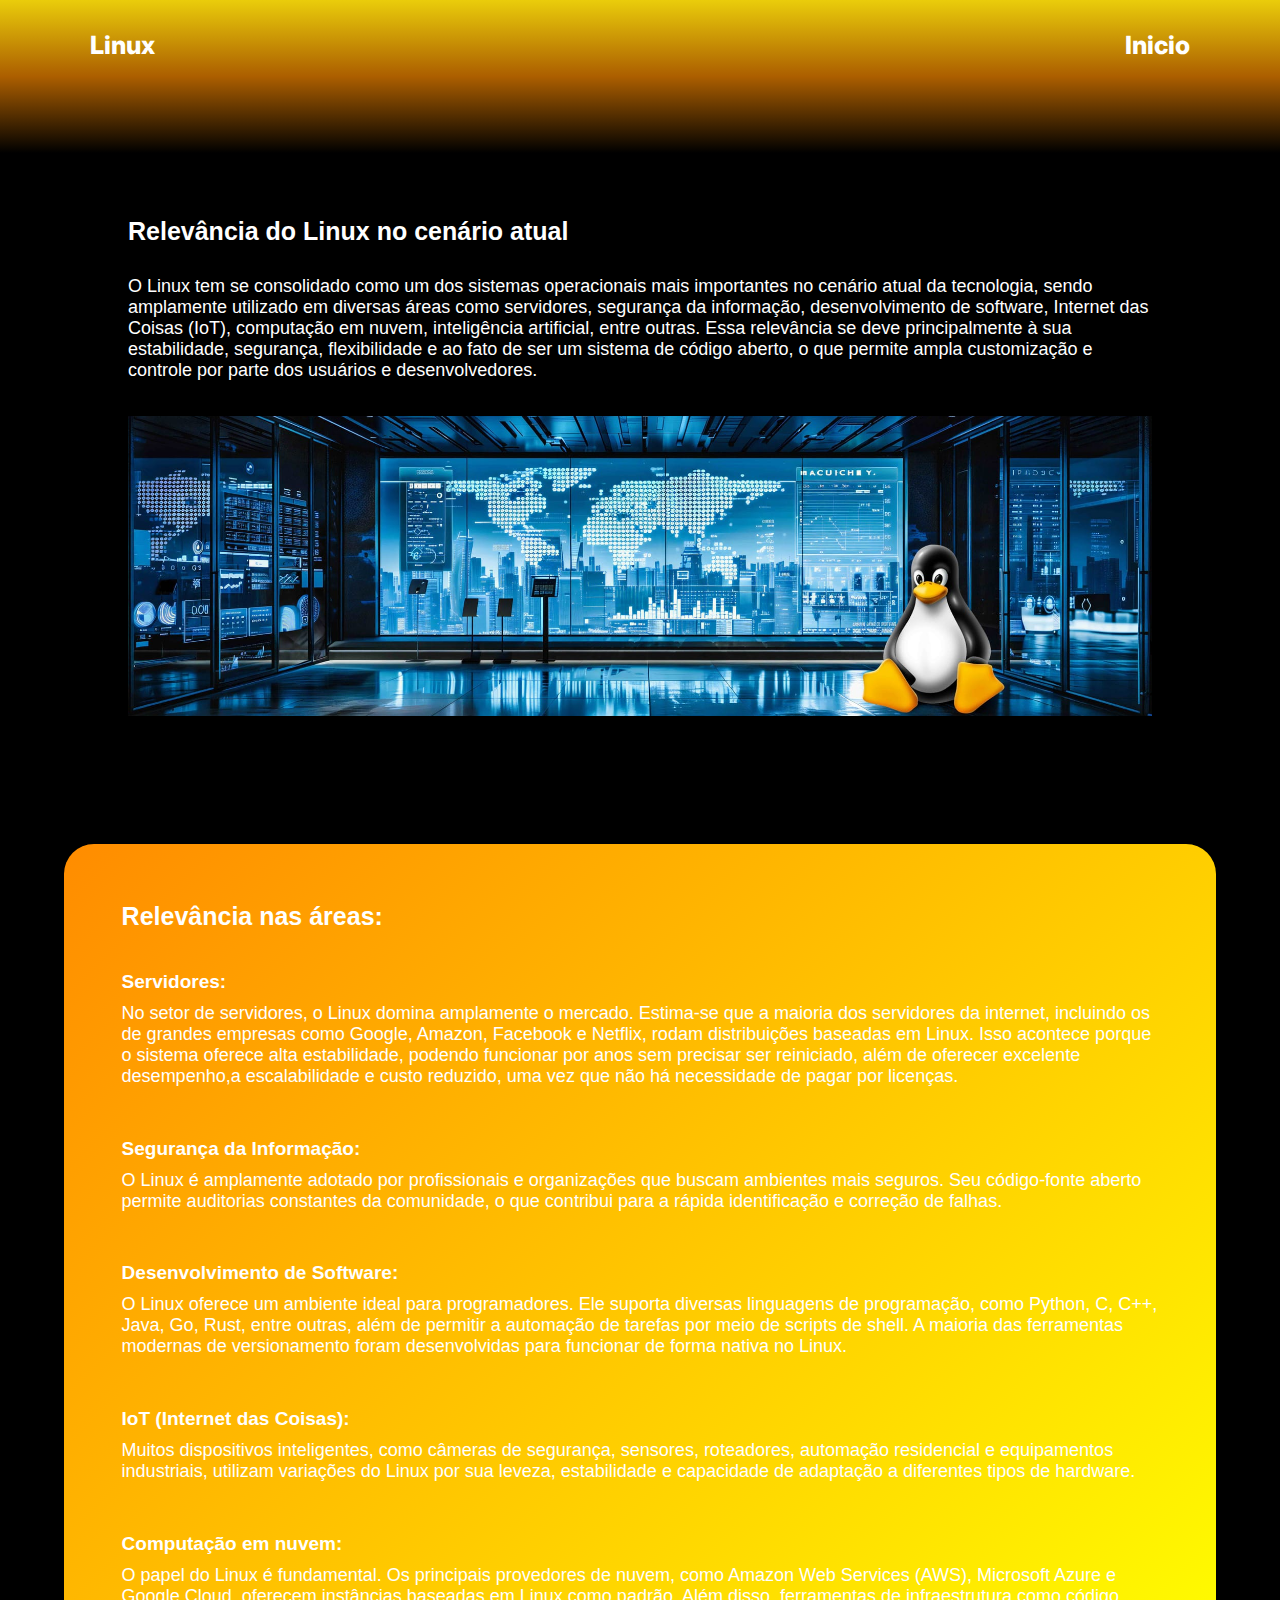
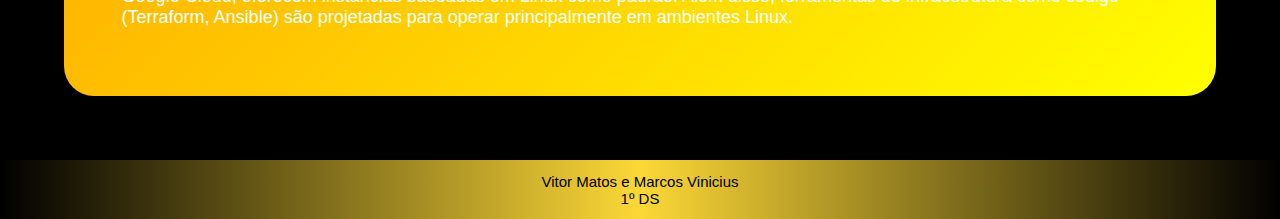
<file: pag6_Relevancia.html>
<!DOCTYPE html>
<html lang="pt-br">

<head>
    <meta charset="UTF-8">
    <meta name="viewport" content="width=device-width, initial-scale=1.0">
    <link rel="stylesheet" href="pag6_Relevancia.css">
    <link rel="preconnect" href="https://fonts.googleapis.com">
    <link rel="preconnect" href="https://fonts.gstatic.com" crossorigin>
    <link
        href="https://fonts.googleapis.com/css2?family=Anton&family=Inter:ital,opsz,wght@0,14..32,100..900;1,14..32,100..900&display=swap"
        rel="stylesheet">
    <title>Relevância</title>
</head>

<body class="body">

    <section class="headerCont">
        <header class="header">
            <h1>
                <a href="index.html" class="headerLogo">


                    <p class="itemLink">
                        Linux
                    </p>
                </a>
            </h1>

            <nav>
                <ul class="lista">
                    <li class="itemLista"><a class="itemLink" href="index.html">Inicio</a></li>
                </ul>
            </nav>
        </header>

    </section>

    <section class="relevancia">
        <div class="textRelevancia">
            <div class="textContRelevancia">
                <h1>Relevância do Linux no cenário atual
                </h1>

                <p>O Linux tem se consolidado como um dos sistemas operacionais mais importantes no cenário atual da tecnologia, sendo amplamente utilizado em diversas áreas como servidores, segurança da informação, desenvolvimento de software, Internet das Coisas (IoT), computação em nuvem, inteligência artificial, entre outras. Essa relevância se deve principalmente à sua estabilidade, segurança, flexibilidade e ao fato de ser um sistema de código aberto, o que permite ampla customização e controle por parte dos usuários e desenvolvedores.</p>
            </div>
        </div>

        <div class="imgContLinux">
            <div class="imgLinux"></div>
        </div>
    </section>

    <section class="server">
        <div class="textserver textRelevancia">
            <div class="textContServer textContRelevancia">

                <h1>Relevância nas áreas:
                </h1>

                <div class="topicos">
                    <h2>Servidores:
                    </h2>

                    <p>No setor de servidores, o Linux domina amplamente o mercado. Estima-se que a maioria dos
                        servidores
                        da internet, incluindo os de grandes empresas como Google, Amazon, Facebook e Netflix, rodam
                        distribuições baseadas em Linux. Isso acontece porque o sistema oferece alta estabilidade,
                        podendo
                        funcionar por anos sem precisar ser reiniciado, além de oferecer excelente desempenho,a
                        escalabilidade e custo reduzido, uma vez que não há necessidade de pagar por licenças.
                    </p>
                </div>


                <div class="topicos">
                    <h2> Segurança da Informação: </h2>

                    <p>O Linux é amplamente adotado por profissionais e organizações que
                        buscam ambientes mais seguros. Seu código-fonte aberto permite auditorias constantes da
                        comunidade, o que contribui para a rápida identificação e correção de falhas. </p>
                </div>

                <div class="topicos">
                    <h2>Desenvolvimento de Software:</h2>

                    <p>O Linux oferece um ambiente ideal para programadores. Ele
                        suporta diversas linguagens de programação, como Python, C, C++, Java, Go, Rust, entre
                        outras, além de permitir a automação de tarefas por meio de scripts de shell. A maioria das
                        ferramentas modernas de versionamento foram desenvolvidas para funcionar de forma nativa no
                        Linux.</p>
                </div>

                <div class="topicos">
                    <h2>IoT (Internet das Coisas):</h2>
                    <p>Muitos dispositivos inteligentes, como câmeras de segurança,
                        sensores, roteadores, automação residencial e equipamentos industriais, utilizam variações
                        do Linux por sua leveza, estabilidade e capacidade de adaptação a diferentes tipos de
                        hardware.</p>
                </div>

                <div class="topicos">
                    <h2>Computação em nuvem:</h2>
                    <p>O papel do Linux é fundamental. Os principais provedores de nuvem, como
                        Amazon Web Services (AWS), Microsoft Azure e Google Cloud, oferecem instâncias baseadas em
                        Linux como padrão. Além disso, ferramentas de infraestrutura como código
                        (Terraform, Ansible) são projetadas para operar principalmente em ambientes Linux.</p>
                </div>

            </div>

        </div>

    </section>

    <footer>
        <p>Vitor Matos e Marcos Vinicius</p>
        <p>1º DS</p>
    </footer>

</body>

</html>
</file>
<file: style.css>
* {
  box-sizing: border-box;
  margin: 0;
  padding: 0;
  font-family: "Barlow", sans-serif;
}

html {
  scroll-behavior: smooth;
}

body {
  max-width: 100%;
  overflow-x: hidden;
  background-color: #000000;
  font-family: "Inter", sans-serif;
}

ul {
  padding: 0;
  list-style: none;
}

a {
  text-decoration: none;
  color: black;
}

img {
  max-width: 100%;
}

/*CSS Header*/

.headerCont {
  /*Estilização da section do header*/
  height: 45vh;
  width: 100%;
  background: linear-gradient(180deg, darkorange, rgb(252, 216, 55), black);
}

.header {
  /*Menu*/
  display: flex;
  justify-content: space-between;
  align-items: center;
  padding: 30px 7%;
}

.lista {
  /*Lista do menu*/
  display: flex;
  gap: 60px;
  transition: 0.3s;
}

.itemLink {
  /*Itens do menu*/
  color: rgb(255, 255, 255);
  font-size: 20px;
  font-family: "Inter", sans-serif;
  font-weight: 800;
  font-style: normal;
  transition: 0.3s;
}

/*Frase principal*/

.sloganCont {
  /*Container da frase principal(Slogan)*/
  padding-top: 10%;
  display: flex;
  flex-direction: column;
  align-items: center;
}

.slogan {
  /*Estilização do slogan*/
  font-weight: 200;
  font-size: 12px;
  color: #ffffff;
}

.principal {
  /*Estilização da frase principal*/
  font-size: 40px;
  font-weight: 900;
}

/*Cards Container*/

.cardsCont {
  display: grid;
  grid-template-columns: repeat(1, 250px);
  justify-content: center;
  gap: 50px;
  padding: 5% 0%;
}

.textCards {
  /*Div que controla o texto e o titulo dos cards*/
  width: 100%;
  height: 100%;
  display: flex;
  flex-direction: column;
  gap: 20px;
  padding: 12%;
}

.textCards h1 {
  /*Estilização dos Titulos dos cards*/
  font-size: 20px;
  font-weight: 900;
}

.textCards p {
  /*Estilização dos paragrafos dos cards*/
  font-size: 10px;
  font-family: "Inter", sans-serif;
  font-weight: 400;
  font-style: normal;
}

.textCards button:hover{
  box-shadow: 0 0 0 3px #ebebeb;
}

button {
  /*botões dos cards*/
  padding: 10px 20px;
  border: none;
  border-radius: 5px;
  text-transform: uppercase;
  font-weight: 600;
  color: white;
  background: #000000;
  cursor: pointer;
  box-sizing: border-box;
  transition: .1s;
  width: 100%;
  font-family: "Inter", sans-serif;
  font-size: 10px;
}

/*Botoes especificos e seus ajustes*/

.card1 button, .card2 button, .card4 button{
  margin-top: 25px;
}

.card5 button, .card6 button{
  margin-top: 15px;
}

/*Cards*/

.cardsTam{ /*Classe unica para estilização dos cards*/
  width: 250px;
  height: 250px;
  background: linear-gradient(135deg, darkorange, yellow);
  border-radius: 10px;
  cursor: pointer;
  transition: 0.3s;
}

.cardsTam:hover, .itemLink:hover,
.lista:hover {
    transform: translateY(-10px) scale(1.1);
} 

footer{
  background: linear-gradient(90deg, black, rgb(252, 216, 55), black);
  padding: 1% 0%;
  display: flex;
  flex-direction: column;
  align-items: center;
  font-weight: 500;
  font-size: 10px;
}


@media screen and (min-width: 500px) {

  .headerCont {
    /*Estilização da section do header*/
    height: 60vh;
  }
  
  .itemLink {
    /*Itens do menu*/
    font-size: 20px;
  }

  /*Frase Principal*/

  .slogan {
    /*Estilização do slogan*/
    font-size: 17px;
  }
  
  .principal {
    /*Estilização da frase principal*/
    font-size: 60px;
  }

  /*Cards*/ 
  
  .cardsCont {
    grid-template-columns: repeat(1, 350px);
    gap: 60px;
    padding: 5% 0%;
  }
  
  .cardsTam{ /*Classe unica para estilização dos cards*/
    width: 350px;
    height: 350px;
  }
  
  .textCards {
    /*Div que controla o texto e o titulo dos cards*/
    gap: 25px;
    padding: 12%;
  }
  
  .textCards h1 {
    /*Estilização dos Titulos dos cards*/
    font-size: 25px;
  }
  
  .textCards p {
    /*Estilização dos paragrafos dos cards*/
    font-size: 15px;
  }
  
  /*Botoes, especificos e seus ajustes*/ 
  
  button {
    /*botões dos cards*/
    font-size: 12px;
  }
  
  .card1 button, .card2 button, .card4 button{
    margin-top: 25px;
  }
  
  .card5 button, .card6 button{
    margin-top: 15px;
  }

  footer{
font-size: 12px;
}


}

@media screen and (min-width: 700px) {

  /*Cards*/ 
  
  .cardsCont {
    grid-template-columns: repeat(2, 300px);
    gap: 50px;
    row-gap: 70px;
    padding: 5% 0%;
  }
  
  .cardsTam{ /*Classe unica para estilização dos cards*/
    width: 300px;
    height: 350px;
  }
  
  .textCards {
    /*Div que controla o texto e o titulo dos cards*/
    gap: 25px;
    padding: 12%;
  }
  
  /*Botoes, especificos e seus ajustes*/ 
  
  .card1 button, .card4 button{
    margin-top: 16px;
  }

  .card2 button{
    margin-top: 30px;
  }
  
  .card5 button, .card6 button{
    margin-top: -5px;
  }

}

@media screen and (min-width: 1000px) {

  .headerCont {
    /*Estilização da section do header*/
    height: 80vh;
  }
  
  .itemLink {
    /*Itens do menu*/
    font-size: 25px;
  }

  /*Frase Principal*/

  .slogan {
    /*Estilização do slogan*/
    font-size: 25px;
  }
  
  .principal {
    /*Estilização da frase principal*/
    font-size: 90px;
  }

  /*Cards*/ 
  
  .cardsCont {
    grid-template-columns: repeat(2, 350px);
    gap: 130px;
    padding: 5% 0%;
  }
  
  .cardsTam{ /*Classe unica para estilização dos cards*/
    width: 400px;
    height: 400px;
  }
  
  .textCards {
    /*Div que controla o texto e o titulo dos cards*/
    gap: 30px;
  }
  
  .textCards h1 {
    /*Estilização dos Titulos dos cards*/
    font-size: 30px;
  }
  
  .textCards p {
    /*Estilização dos paragrafos dos cards*/
    font-size: 17px;
  }
  
  /*Botoes, especificos e seus ajustes*/ 
  
  button {
    /*botões dos cards*/
    font-size: 15px;
  }
  
  .card1 button{
    margin-top: 25px;
  }
  
  .card5 button, .card6 button{
    margin-top: 15px;
  }

  .card2 button, .card4 button{
    margin-top: 40px;
  }

  footer{
font-size: 15px;
}

}

@media screen and (min-width: 1400px) {

  .headerCont {
    /*Estilização da section do header*/
    height: 100vh;
  }
  
  .itemLink {
    /*Itens do menu*/
    font-size: 40px;
  }

  /*Frase Principal*/

  .sloganCont {
    /*Container da frase principal(Slogan)*/
    padding-top: 10%;
  }

  .slogan {
    /*Estilização do slogan*/
    font-size: 40px;
  }
  
  .principal {
    /*Estilização da frase principal*/
    font-size: 130px;
  }

  /*Cards*/ 
  
  .cardsCont {
    grid-template-columns: repeat(2, 500px);
    gap: 130px;
    padding: 5% 0%;
  }
  
  .cardsTam{ /*Classe unica para estilização dos cards*/
    width: 500px;
    height: 480px;
  }
  
  .textCards {
    /*Div que controla o texto e o titulo dos cards*/
    gap: 45px;
  }
  
  .textCards h1 {
    /*Estilização dos Titulos dos cards*/
    font-size: 40px;
  }
  
  .textCards p {
    /*Estilização dos paragrafos dos cards*/
    font-size: 20px;
  }
  
  /*Botoes, especificos e seus ajustes*/ 
  
  button {
    /*botões dos cards*/
    font-size: 18px;
    height: 100%px;
  }
  
  .card1 button{
    margin-top: 25px;
  }

  .card3 button{
    margin-top: 10px;
  }
  
  .card5 button{
    margin-top: 35px;
  }

  .card2 button, .card4 button{
    margin-top: 40px;
  }

  footer{
font-size: 20px;
}

}
</file>
<file: pag1_Linux.css>
* {
    box-sizing: border-box;
    margin: 0;
    padding: 0;
    font-family: "Barlow", sans-serif;
}

html {
    scroll-behavior: smooth;
}

body {
    max-width: 100%;
    overflow-x: hidden;
    background-color: #000000;
    font-family: "Inter", sans-serif;
}

ul {
    padding: 0;
    list-style: none;
}

a {
    text-decoration: none;
}

img {
    max-width: 100%;
}

/*CSS Header*/

.headerCont {
    /*Estilização da section do header*/
    background: linear-gradient(180deg, rgba(255, 223, 12, 0.916), rgba(255, 140, 0, 0.674), black);
    height: 12vh;
    width: 100%;
}

.header {
    /*Menu*/
    display: flex;
    justify-content: space-between;
    align-items: center;
    padding: 30px 7%;
}

.lista {
    /*Lista do menu*/
    display: flex;
    gap: 60px;
    transition: 0.3s;
}

.itemLink {
    /*Itens do menu*/
    color: rgb(255, 255, 255);
    font-size: 15px;
    font-family: "Inter", sans-serif;
    font-weight: 800;
    font-style: normal;
    transition: 0.3s;
}

.itemLink:hover,
.lista:hover {
    transform: translateY(-10px) scale(1.03);
}

/*CSS Section Linux (CSS base para as outras secs)*/

.linux {
    /*section*/
    padding: 5% 0%;
    padding-bottom: 10%;
    display: flex;
}

.textLinux {
    /*div que comanda a "Caixa geral"*/
    color: white;
    padding: 0% 10%;
}

.textContLinux {
    /*div que controla o texto*/
    display: flex;
    flex-direction: column;
    gap: 25px;
}

.textContLinux h1 {
    /*Est. do titulo*/
    font-size: 15px;
    font-weight: 900;
}

.textContLinux p {
    /*Est. do paragrafo*/
    font-size: 12px;
}

/*CSS Section kernel*/

.kernel {
    /*section*/
    padding: 5% 0%;
    border-radius: 50px;
    background: linear-gradient(135deg, darkorange, yellow);
    display: flex;
}

.textkernel {
    /*div que comanda a "Caixa geral"*/
    color: rgb(255, 255, 255);
    padding: 0% 10%;
}

.textContKernel {
    /*controla o texto*/
    gap: 20px;
    display: flex;
    flex-direction: column;
}

.textContKernel h2 {
    /*subtitulo do texto - Kernel*/
    font-size: 13px;
    font-weight: 800;
}

.topicos {
    /*div que junta texto com subtitulo*/
    display: flex;
    flex-direction: column;
    gap: 10px;
}

/*CSS da Section Função*/

.funcao {
    /*Estilização da section principal*/
    padding: 5% 0%;
    padding-top: 10%;
    display: flex;
}

.textFuncao {
    /*div que comanda a "Caixa geral"*/
    color: rgb(255, 255, 255);
    padding: 0% 10%;
}

.textContFuncao {
    /*div que controla o texto*/
    display: flex;
    flex-direction: column;
    gap: 20px;
}

span {
    /*frases importantes*/
    font-size: 12px;
    font-weight: 800;
    color: darkorange
}

footer {
    background: linear-gradient(90deg, black, rgb(252, 216, 55), black);
    padding: 1% 0%;
    display: flex;
    flex-direction: column;
    align-items: center;
    font-weight: 500;
    font-size: 10px;
}

@media screen and (max-width: 300px) {
    .headerCont {
        height: 10vh;
    }

    .itemLink {
        font-size: 13px;
    }

    /*Section Linux*/

    .textContLinux h1 {
        /*Est. do titulo*/
        font-size: 12px;
        font-weight: 900;
    }

    .textContLinux p {
        /*Est. do paragrafo*/
        font-size: 10px;
    }

    /*Section Kernel*/

    .textContKernel h2 {
        font-size: 11px;
        font-weight: 800;
    }

    span {
        font-size: 10px;
        font-weight: 800;
        color: darkorange
    }

}

@media screen and (min-width: 650px) {
    .itemLink {
        font-size: 20px;
    }

    /*Section Linux*/

    .textContLinux h1 {
        /*Est. do titulo*/
        font-size: 20px;
    }

    .textContLinux p {
        /*Est. do paragrafo*/
        font-size: 15px;
    }

    /*Section Kernel*/

    .textContKernel h2 {
        font-size: 16px;
    }

    span {
        font-size: 15px;
        color: darkorange
    }

    footer {
        font-size: 12px;
    }

}

@media screen and (min-width: 1000px) {
    .headerCont {
        height: 17vh;
    }

    .itemLink {
        font-size: 25px;
    }

    /*Section Linux*/

    .textContLinux {
        gap: 30px;
    }

    .textContLinux h1 {
        /*Est. do titulo*/
        font-size: 25px;
    }

    .textContLinux p {
        /*Est. do paragrafo*/
        font-size: 18px;
    }

    /*Section Kernel*/

    .textContKernel {
        gap: 25px;
    }

    .textContKernel h2 {
        font-size: 19px;
    }

    /*Section Função*/

    .textContFuncao {
        gap: 30px;
    }

    span {
        font-size: 18px;
    }

    footer {
        font-size: 15px;
    }

}


@media screen and (min-width: 1300px) {

    .headerCont {
        height: 20vh;
    }

    .itemLink {
        font-size: 30px;
    }

    /*Section Linux*/

    .textContLinux {
        gap: 30px;
    }

    .textContLinux h1 {
        /*Est. do titulo*/
        font-size: 30px;
    }

    .textContLinux p {
        /*Est. do paragrafo*/
        font-size: 20px;
    }

    /*Section Kernel*/

    .textContKernel {
        gap: 25px;
    }

    .textContKernel h2 {
        font-size: 21px;
    }

    /*Section Função*/

    .textContFuncao {
        gap: 30px;
    }

    span {
        font-size: 20px;
    }

    footer {
        font-size: 20px;
    }

}
</file>
<file: pag2_Criacao.css>
* {
    box-sizing: border-box;
    margin: 0;
    padding: 0;
    font-family: "Barlow", sans-serif;
}

html {
    scroll-behavior: smooth;
}

body {
    max-width: 100%;
    overflow-x: hidden;
    background-color: #000000;
    font-family: "Inter", sans-serif;
}

ul {
    padding: 0;
    list-style: none;
}

a {
    text-decoration: none;
}

img {
    max-width: 100%;
}

/*CSS Header*/

.headerCont {
    /*Estilização da section do header*/
    background: linear-gradient(180deg, rgba(255, 223, 12, 0.916), rgba(255, 140, 0, 0.674), black);
    height: 12vh;
    width: 100%;
}

.header {
    /*Menu*/
    display: flex;
    justify-content: space-between;
    align-items: center;
    padding: 30px 7%;
}

.lista {
    /*Lista do menu*/
    display: flex;
    gap: 60px;
    transition: 0.3s;
}

.itemLink {
    /*Itens do menu*/
    color: rgb(255, 255, 255);
    font-size: 15px;
    font-family: "Inter", sans-serif;
    font-weight: 800;
    font-style: normal;
    transition: 0.3s;
}

.itemLink:hover,
.lista:hover {
    transform: translateY(-10px) scale(1.1);
}

/*CSS sobre a section Fundador (CSS base para as outras secs)*/

.fundador {
    /*Section sobre o FUndador*/
    display: flex;
    flex-direction: column;
    align-items: center;
    gap: 25px;
    padding: 5% 0%;
    padding-bottom: 10%;
}

.textFunda {
    /*Caixa geral do texto fundador*/
    padding: 0% 10%;
    width: 100%;
    height: 100%;
}

.textContFunda {
    /*Texto fundador*/
    display: flex;
    flex-direction: column;
    justify-content: center;
    gap: 25px;
    color: white;
}

.textContFunda h1 {
    /*Titulo do texto fundador*/
    font-weight: 900;
    font-size: 15px;
}

.textContFunda p {
    /* Paragrafo do texto fundador*/
    font-size: 12px;
}

span {
    /*Frases importantes do texto fundador*/
    color: rgb(229, 154, 63);
    font-weight: 700;
}

.imgFunda {
    /*Imagem do texto fundador*/
    background-image: url("./img/linus.png");
    background-size: cover;
    background-position: center;
    width: 100%;
    height: 100%;
}

.imgFundaCont {
    /*Caixa da imagem do texto fundador*/
    width: 100%;
    height: 400px;
    padding: 0% 10%;
}


/*Sec criação*/

.criacao {
    /*Section criação*/
    display: flex;
    padding: 5% 0%;
    height: 100%;
    background: linear-gradient(135deg, darkorange, yellow);
}


/*Sec fatores*/

.fatores {
    /*Section fatores importantes*/
    display: flex;
    padding: 5% 0%;
}

.p {
    /*Paragrafos da section Fatores*/
    width: 100%;
    padding: 2%;
    background: linear-gradient(135deg, darkorange, yellow);
    border-radius: 10px;
    color: black;
    font-size: 12px;
}

.titulo {
    /*Titulo da sec fatores*/
    font-weight: 700;
    color: black;
}

footer {
    background: linear-gradient(90deg, black, rgb(252, 216, 55), black);
    padding: 1% 0%;
    display: flex;
    flex-direction: column;
    align-items: center;
    font-weight: 500;
    font-size: 10px;
}

@media screen and (max-width: 300px) {
    .imgFundaCont {
        /*Caixa da imagem do texto fundador*/
        height: 300px;
    }
}

@media screen and (min-width: 650px) {

    .itemLink {
        font-size: 20px;
    }

    .textContFunda h1 {
        /*Est. do titulo*/
        font-size: 20px;
    }

    .textContFunda p {
        /*Est. do paragrafo*/
        font-size: 15px;
    }

    .imgFundaCont {
        /*Caixa da imagem do texto fundador*/
        height: 600px;
    }

    footer {
        font-size: 12px;
    }

}

@media screen and (min-width: 900px) {

    .headerCont {
        height: 17vh;
    }

    .itemLink {
        font-size: 25px;
    }

    /*Section Fundador*/

    .fundador {
        gap: 35px;
    }

    .textContFunda {
        gap: 30px;
    }

    .textContFunda h1 {
        /*Est. do titulo*/
        font-size: 25px;
    }

    .textContFunda p {
        /*Est. do paragrafo*/
        font-size: 18px;
    }

    .imgFundaCont {
        /*Caixa da imagem do texto fundador*/
        width: 70%;
        height: 700px;
        padding: 0% 0%;
    }

    footer {
        font-size: 15px;
    }

}

@media screen and (min-width: 1300px) {

    .headerCont {
        height: 20vh;
    }

    .itemLink {
        font-size: 30px;
    }

    /*Section Fundador*/

    .fundador {
        gap: 50px;
    }

    .textContFunda {
        gap: 40px;
    }

    .textContFunda h1 {
        /*Est. do titulo*/
        font-size: 30px;
    }

    .textContFunda p {
        /*Est. do paragrafo*/
        font-size: 20px;
    }

    .imgFundaCont {
        /*Caixa da imagem do texto fundador - aumentando altura p/ 700px*/
        width: 60%;
        height: 900px;
        padding: 0% 0%;
    }

    footer {
        font-size: 20px;
    }

}
</file>
<file: pag3_Diferença.css>
* {
    box-sizing: border-box;
    margin: 0;
    padding: 0;
    font-family: "Barlow", sans-serif;
}

html {
    scroll-behavior: smooth;
}

body {
    max-width: 100%;
    overflow-x: hidden;
    background-color: #000000;
    font-family: "Inter", sans-serif;
}

ul {
    padding: 0;
    list-style: none;
}

a {
    text-decoration: none;
}

img {
    max-width: 100%;
}

/*CSS Header*/

.headerCont {
    /*Estilização da section do header*/
    background: linear-gradient(180deg, rgba(255, 223, 12, 0.916), rgba(255, 140, 0, 0.674), black);
    height: 12vh;
    width: 100%;
}

.header {
    /*Menu*/
    display: flex;
    justify-content: space-between;
    align-items: center;
    padding: 30px 7%;
}

.lista {
    /*Lista do menu*/
    display: flex;
    gap: 60px;
    transition: 0.3s;
}

.itemLink {
    /*Itens do menu*/
    color: rgb(255, 255, 255);
    font-size: 15px;
    font-family: "Inter", sans-serif;
    font-weight: 800;
    font-style: normal;
    transition: 0.3s;
}

.itemLink:hover,
.lista:hover {
    transform: translateY(-10px) scale(1.1);
}

/*Sec Livre (CSS base para as outras secs)*/

.livre {
    /*Sec sobre software livre*/
    display: flex;
    padding: 5% 0%;
    padding-bottom: 0%;
}

.textLivre {
    /*Caixa geral do texto software livre*/
    padding: 0% 10%;
    width: 100%;
    height: 100%;
}

.textContLivre {
    /*Texto software livre*/
    display: flex;
    flex-direction: column;
    gap: 20px;
    color: white;
    background: linear-gradient(180deg, darkorange, rgb(255, 179, 0));
    border-radius: 25px;
    padding: 5%;
}

.textContLivre h1 {
    /*Titulo do texto software livre*/
    font-weight: 800;
    font-size: 15px;
}

.textContLivre p {
    /* Paragrafo do texto software livre*/
    font-size: 12px;
}

.subTit {
    /*Subtitulo do texto software livre*/
    font-weight: 700;
    font-size: 13px;
}

.pr {
    /*Paragrafos da section Fatores*/
    color: rgb(255, 255, 255);
    font-size: 15px;
}

/*Css Sec source*/

.source {
    /*Sec sobre open soucre*/
    display: flex;
    padding: 5% 0%;
}

.textContSource {
    background: linear-gradient(180deg, rgb(255, 179, 0), darkorange);
}


/*diferenças section*/

.diferencas {
    /*Sec sobre software livre*/
    display: flex;
    padding: 5% 0%;
    background: linear-gradient(180deg, black, rgba(255, 140, 0, 0.674), rgba(255, 223, 12, 0.916));
}

.textContDiferencas {
    background: none;
}

footer {
    background: linear-gradient(90deg, black, rgb(252, 216, 55), black);
    padding: 1% 0%;
    display: flex;
    flex-direction: column;
    align-items: center;
    font-weight: 500;
    font-size: 10px;
}

@media screen and (max-width:300px) {
    .headerCont {
        height: 10vh;
    }

    .itemLink {
        font-size: 13px;
    }

    .textContLivre h1 {
        /*Est. do titulo*/
        font-size: 13px;
    }

    .textContLivre p {
        /*Est. do paragrafo*/
        font-size: 10px;
    }

    .subTit {
        font-size: 11px;
    }
}

@media screen and (min-width: 650px) {
    .itemLink {
        font-size: 20px;
    }

    .textContLivre h1 {
        /*Est. do titulo*/
        font-size: 20px;
    }

    .textContLivre p {
        /*Est. do paragrafo*/
        font-size: 15px;
    }

    .subTit {
        font-size: 16px;
    }

    footer {
        font-size: 12px;
    }

}

@media screen and (min-width: 1000px) {

    .headerCont {
        height: 17vh;
    }

    .itemLink {
        font-size: 25px;
    }

    .textContLivre {
        gap: 30px;
    }

    .textContLivre h1 {
        /*Est. do titulo*/
        font-size: 25px;
    }

    .textContLivre p {
        /*Est. do paragrafo*/
        font-size: 18px;
    }

    .subTit {
        font-size: 19px;
    }

    footer {
        font-size: 15px;
    }


}

@media screen and (min-width: 1300px) {

    .headerCont {
        height: 20vh;
    }

    .itemLink {
        font-size: 35px;
    }

    .textContLivre {
        gap: 40px;
    }

    .textContLivre h1 {
        /*Est. do titulo*/
        font-size: 35px;
    }

    .textContLivre p {
        /*Est. do paragrafo*/
        font-size: 22px;
    }

    footer {
        font-size: 20px;
    }


}
</file>
<file: pag4_Distribuições.css>
* {
    box-sizing: border-box;
    margin: 0;
    padding: 0;
    font-family: "Barlow", sans-serif;
}

html {
    scroll-behavior: smooth;
}

body {
    max-width: 100%;
    overflow-x: hidden;
    background-color: #000000;
    font-family: "Inter", sans-serif;
}

ul {
    padding: 0;
    list-style: none;
}

a {
    text-decoration: none;
}

img {
    max-width: 100%;
}

/*CSS Header*/

.headerCont {
    /*Estilização da section do header*/
    background: linear-gradient(180deg, rgba(255, 223, 12, 0.916), rgba(255, 140, 0, 0.674), black);
    height: 12vh;
    width: 100%;
}

.header {
    /*Menu*/
    display: flex;
    justify-content: space-between;
    align-items: center;
    padding: 30px 7%;
}

.lista {
    /*Lista do menu*/
    display: flex;
    gap: 60px;
    transition: 0.3s;
}

.itemLink {
    /*Itens do menu*/
    color: rgb(255, 255, 255);
    font-size: 15px;
    font-family: "Inter", sans-serif;
    font-weight: 800;
    font-style: normal;
    transition: 0.3s;
}

.itemLink:hover,
.lista:hover {
    transform: translateY(-10px) scale(1.1);
}

/*CSS sec Distribuições (CSS base para as outras secs)*/

.distri {
    display: flex;
    padding: 5% 0%;
}

.textDistri {
    /*Caixa geral do texto*/
    padding: 0% 10%;
    width: 100%;
    height: 100%;
}

.textContDistri {
    /*Texto distribuições*/
    display: flex;
    flex-direction: column;
    gap: 20px;
    color: white;
}

.textContDistri h1 {
    /*Titulo do texto distribuições*/
    font-size: 15px;
    font-weight: 900;
}

.textContDistri p {
    /*Paragrafo do texto distribuições*/
    font-size: 12px;
}

.imgContDistri {
    /*Caixa da imagem do texto distribuições*/
    width: 100%;
    height: 200px;
}

.imgDistri {
    /*Imagem do texto distribuições*/
    width: 100%;
    height: 100%;
    background-image: url("./img/distribuicoes.png");
    background-size: cover;
    background-position: center;
}

/*Section sobre a definição (cards)*/

.defin {
    /*section definição*/
    padding: 5% 0%;
    display: flex;
}

.textDefin {
    /*caixa de texto cards*/
    padding: 0% 5%;
    width: 100%;
    height: 100%;
}

.textContDefin {
    /*texto cards*/
    display: grid;
    grid-template-columns: repeat(2, 2fr);
    gap: 20px;
    color: white;
}

.textContDefin p {
    /*paragrafos cards*/
    font-weight: 500;
    font-size: 10px;
}

.car {
    /*cards*/
    display: flex;
    flex-direction: column;
    align-items: center;
    width: 100%;
    padding: 5%;
    background: linear-gradient(135deg, darkorange, yellow);
    border-radius: 10px;
    color: black;
    transition: 0.3s;
}

.car:hover {
    transform: translateY(-10px) scale(1.05);
}

span {
    /*titulo dos cards*/
    font-size: 13px;
    font-weight: 800;
}

footer {
    background: linear-gradient(90deg, black, rgb(252, 216, 55), black);
    padding: 1% 0%;
    display: flex;
    flex-direction: column;
    align-items: center;
    font-weight: 500;
    font-size: 10px;
}

@media screen and (min-width: 500px) {

    /*Section Distribuições*/

    .textContDistri h1 {
        /*Est. do titulo*/
        font-size: 18px;
    }

    .textContDistri p {
        /*Est. do paragrafo*/
        font-size: 13px;
    }

    .imgContDistri {
        padding: 5%;
        height: 300px;
    }

}

@media screen and (min-width: 650px) {

    .itemLink {
        font-size: 20px;
    }

    /*Section Distribuições*/

    .textContDistri h1 {
        /*Est. do titulo*/
        font-size: 20px;
    }

    .textContDistri p {
        /*Est. do paragrafo*/
        font-size: 15px;
    }

    .imgContDistri {
        height: 350px;
    }

    /*section definição (Cards)*/

    .textContDefin {
        gap: 30px;
    }

    .textContDefin p {
        font-size: 12px;
    }

    span {
        font-size: 15px;
    }

    footer {
        font-size: 12px;
    }

}

@media screen and (min-width: 820px) {

    /*Section Distribuições*/

    .imgContDistri {
        height: 450px;
    }

    /*section definição (Cards)*/

    .textContDefin p {
        font-size: 14px;
    }

    span {
        font-size: 17px;
    }

}


@media screen and (min-width: 1000px) {

    .headerCont {
        height: 17vh;
    }

    .itemLink {
        font-size: 25px;
    }

    /*section distribuiuções*/

    .textContDistri {
        gap: 30px;
    }

    .textContDistri h1 {
        /*Est. do titulo*/
        font-size: 25px;
    }

    .textContDistri p {
        /*Est. do paragrafo*/
        font-size: 18px;
    }

    .imgContDistri {
        height: 500px;
    }

    /*section definição (cards)*/

    .textContDefin {
        gap: 40px;
    }

    .textContDefin p {
        font-size: 15px;
    }

    span {
        font-size: 19px;
    }

    footer {
        font-size: 15px;
    }


}

@media screen and (min-width: 1300px) {

    .headerCont {
        height: 20vh;
    }

    .itemLink {
        font-size: 35px;
    }

    /*section distribuições*/

    .textContDistri {
        gap: 40px;
    }

    .textContDistri h1 {
        /*Est. do titulo*/
        font-size: 35px;
    }

    .textContDistri p {
        /*Est. do paragrafo*/
        font-size: 25px;
    }

    .imgContDistri {
        padding: 5%;
        height: 720px;
    }

    /*section definição*/

    .textContDefin {
        display: flex;
        flex-direction: row;
        justify-content: center;
        gap: 30px;
    }

    .car {
        padding: 2%;
    }

    .textContDefin p {
        font-size: 20px;
    }

    span {
        font-size: 25px;
    }

    footer {
        font-size: 20px;
    }


}

@media screen and (min-width: 1300px) {

    .imgContDistri {
        padding: 10%;
        height: 1000px;
    }

}
</file>
<file: pag5_Comandos.css>
* {
    box-sizing: border-box;
    margin: 0;
    padding: 0;
    font-family: "Barlow", sans-serif;
}

html {
    scroll-behavior: smooth;
}

body {
    max-width: 100%;
    overflow-x: hidden;
    background-color: #000000;
    font-family: "Inter", sans-serif;
}

ul {
    padding: 0;
    list-style: none;
}

a {
    text-decoration: none;
}

img {
    max-width: 100%;
}

/*CSS Header 400px*/

.headerCont {
    /*Estilização da section do header*/
    background: linear-gradient(180deg, rgba(255, 223, 12, 0.916), rgba(255, 140, 0, 0.674), black);
    height: 12vh;
    width: 100%;
}

.header {
    /*Menu*/
    display: flex;
    justify-content: space-between;
    align-items: center;
    padding: 30px 7%;
}

.lista {
    /*Lista do menu*/
    display: flex;
    gap: 60px;
    transition: 0.3s;
}

.itemLink {
    /*Itens do menu*/
    color: rgb(255, 255, 255);
    font-size: 20px;
    font-family: "Inter", sans-serif;
    font-weight: 800;
    font-style: normal;
    transition: 0.3s;
}

.itemLink:hover,
.lista:hover {
    transform: translateY(-10px) scale(1.1);
}

/*section explicação (CSS base para as outras secs)*/

.expli {
    /*Section explicação*/
    display: flex;
    padding: 5% 0%;
    padding-bottom: 0%;
}

.textExpli {
    /*Caixa geral do texto*/
    padding: 0% 10%;
    width: 100%;
    height: 100%;
}

.textContExpli {
    /*Texto explicação*/
    display: flex;
    flex-direction: column;
    gap: 30px;
    color: white;
    width: 100%;
}

.textContExpli h1 {
    /*Titulo do texto distribuições*/
    font-size: 15px;
    font-weight: 900;
}

.textContExpli p {
    /*Paragrafo do texto distribuições*/
    font-size: 10px;
}

/*Sec cards 400px*/

.cards {
    /*Section cards*/
    display: flex;
    flex-direction: column;
    align-items: center;
    padding: 5% 0%;
    padding-top: 0%;
}

.titulo {
    /*Titulo principal*/
    padding: 10%;
    font-weight: 900;
    font-size: 15px;
    color: white;
}

.cardsCont {
    /*caixa dos cards*/
    display: grid;
    grid-template-columns: repeat(2, 40%);
    justify-content: center;
    gap: 30px;
    padding: 0% 5%;
    height: 100%;
    width: 100%;
}

.cardsTamanho {
    /*Cards*/
    display: flex;
    flex-direction: column;
    align-items: center;
    gap: 3px;
    padding: 6%;
    width: 100%;
    height: 100%;
    background: linear-gradient(135deg, darkorange, yellow);
    border-radius: 10px;
    transition: 0.3s;
}

.cardsTamanho:hover {
    transform: translateY(-30px) scale(1.05);
}

.cardsTamanho h1 {
    /*Titulo dos cards*/
    font-size: 15px;
    font-weight: 800;
}

.cardsTamanho p {
    /*Paragrafos dos cards*/
    font-size: 10px;
    height: 100%;
}

footer {
    background: linear-gradient(90deg, black, rgb(252, 216, 55), black);
    padding: 1% 0%;
    display: flex;
    flex-direction: column;
    align-items: center;
    font-weight: 500;
    font-size: 10px;
}

@media screen and (max-width: 300px) {

    .headerCont {
        height: 12vh;
    }

    .itemLink {
        font-size: 15px;
    }

    /*Section Explicação*/

    .textContExpli {
        gap: 15px;
    }

    .textContExpli h1 {
        font-size: 12px;
    }

    .textContExpli p {
        font-size: 10px;
    }

    /*Section Cards*/

    .cardsCont {
        gap: 30px;
        grid-template-columns: repeat(2, 40%);
        padding: 0% 8%;

    }

    .cardsTamanho p {
        font-size: 9px;
    }

    .cardsTamanho h1 {
        font-size: 13px;
    }

    .titulo {
        font-size: 12px;
    }
}


@media screen and (min-width:500px) {

    .headerCont {
        height: 15vh;
    }

    .itemLink {
        font-size: 22px;
    }

    /*Section Explicação*/

    .textContExpli h1 {
        font-size: 20px;
    }

    .textContExpli p {
        font-size: 15px;
    }

    /*Section Cards*/

    .cardsTamanho p {
        font-size: 11px;
    }

    .titulo {
        font-size: 18px;
    }

    footer {
        font-size: 12px;
    }

}


@media screen and (min-width:650px) {

    .headerCont {
        height: 17vh;
    }

    .itemLink {
        font-size: 22px;
    }

    /*Section Explicação*/

    .textContExpli h1 {
        font-size: 20px;
    }

    .textContExpli p {
        font-size: 15px;
    }

    /*Section Cards*/

    .cardsTamanho p {
        font-size: 12px;
    }

    .titulo {
        font-size: 20px;
        padding: 8% 10%;
    }

    footer {
        font-size: 15px;
    }

}


@media screen and (min-width:800px) {
    .headerCont {
        height: 20vh;
    }

    .itemLink {
        font-size: 30px;
    }

    /*Section Explicação*/

    .textContExpli h1 {
        font-size: 25px;
    }

    .textContExpli p {
        font-size: 18px;
    }

    /*Section Cards*/

    .cardsTamanho p {
        font-size: 15px;
    }

    .titulo {
        font-size: 25px;
        padding: 8% 10%;
    }

}

@media screen and (min-width:1000px) {
    .headerCont {
        height: 20vh;
    }

    .cardsCont {
        grid-template-columns: repeat(2, 35%);
    }

    .itemLink {
        font-size: 35px;
    }

    /*Section Explicação*/

    .expli {
        padding-top: 5%;
    }

    .textContExpli {
        gap: 50px;
    }

    .textContExpli h1 {
        font-size: 30px;
    }

    .textContExpli p {
        font-size: 25px;
    }

    /*Section Cards*/

    .cards {
        padding: 0% 0%;
        padding-bottom: 5%;
    }

    .cardsCont {
        gap: 70px;
    }

    .cardsTamanho {
        gap: 10px;
    }

    .cardsTamanho p {
        font-size: 20px;
    }

    .cardsTamanho h1 {
        font-size: 25px;
    }

    .titulo {
        font-size: 35px;
    }

    footer {
        font-size: 15px;
    }

}


@media screen and (min-width:1300px) {
    .headerCont {
        height: 20vh;
    }

    /*Section Explicação*/

    .textContExpli h1 {
        font-size: 35px;
    }

    .textContExpli p {
        font-size: 25px;
    }

    /*Section Cards*/

    .cardsCont {
        gap: 70px;
        grid-template-columns: repeat(2, 400px);
    }

    .cardsTamanho {
        gap: 20px;
        width: 350px;
    }

    .cardsTamanho p {
        font-size: 20px;
    }

    .cardsTamanho h1 {
        font-size: 25px;
    }

    .titulo {
        font-size: 35px;
    }

    footer {
        font-size: 20px;
    }

}
</file>
<file: pag6_Relevancia.css>
* {
    box-sizing: border-box;
    margin: 0;
    padding: 0;
    font-family: "Barlow", sans-serif;
}

html {
    scroll-behavior: smooth;
}

body {
    max-width: 100%;
    overflow-x: hidden;
    background-color: #000000;
    font-family: "Inter", sans-serif;
}

ul {
    padding: 0;
    list-style: none;
}

a {
    text-decoration: none;
}

img {
    max-width: 100%;
}

/*CSS Header*/

.headerCont {
    /*Estilização da section do header*/
    background: linear-gradient(180deg, rgba(255, 223, 12, 0.916), rgba(255, 140, 0, 0.674), black);
    height: 12vh;
    width: 100%;
}

.header {
    /*Menu*/
    display: flex;
    justify-content: space-between;
    align-items: center;
    padding: 30px 7%;
}

.lista {
    /*Lista do menu*/
    display: flex;
    gap: 60px;
    transition: 0.3s;
}

.itemLink {
    /*Itens do menu*/
    color: rgb(255, 255, 255);
    font-size: 15px;
    font-family: "Inter", sans-serif;
    font-weight: 800;
    font-style: normal;
    transition: 0.3s;
}

.itemLink:hover,
.lista:hover {
    transform: translateY(-10px) scale(1.1);
}

/*CSS Section Relevancia (CSS base para as outras secs)*/

.relevancia {
    /*Estilização da section principal*/
    padding: 5% 10%;
    display: flex;
    flex-direction: column;
    align-items: center;
    gap: 25px;
}

.textRelevancia {
    /*div que comanda a "Caixa geral"*/
    color: rgb(255, 255, 255);
}

.textContRelevancia {
    /*div que controla o texto*/
    display: flex;
    flex-direction: column;
    gap: 25px;
}

.textContRelevancia h1 {
    /*Est. do titulo*/
    font-size: 15px;
    font-weight: 900;
}

.textContRelevancia p {
    /*Est. do paragrafo*/
    font-size: 12px;
}

.imgContLinux {
    /*Caixa da imagem*/
    width: 100%;
    height: 100px;
}

.imgLinux { /*imagem Linux*/
    height: 100%;
    width: 100%;
    background-image: url("./img/relevancialinux.jpeg");
    background-position: center;
    background-repeat: no-repeat;
    background-size: cover;
}


/*CSS Section server*/

.server {
    /*Estilização da section principal*/
    padding: 5%;
    display: flex;
}

.textserver {
    /*div que comanda a "Caixa geral"*/
    color: rgb(255, 255, 255);
    background: linear-gradient(135deg, darkorange, yellow);
    padding: 5%;
    border-radius: 30px;
}

/*CSS dos topicos*/

.topicos { /*Caixa topicos*/
    display: flex;
    flex-direction: column;
    padding: 1% 0%;
    gap: 10px;
}

.topicos h2 {  /*Subtitulo topicos*/
    font-weight: 800;
    font-size: 13px;
}

footer{
  background: linear-gradient(90deg, black, rgb(252, 216, 55), black);
  padding: 1% 0%;
  display: flex;
  flex-direction: column;
  align-items: center;
  font-weight: 500;
  font-size: 10px;
}

@media screen and (max-width: 300px) {
    .imgContLinux {
        height: 100px;
    }

     .textContRelevancia h1 {
        /*Est. do titulo*/
        font-size: 13px;
    }

}


@media screen and (min-width: 650px) {

    .itemLink {
        font-size: 20px;
    }

    .textContRelevancia h1 {
        /*Est. do titulo*/
        font-size: 20px;
    }

    .textContRelevancia p {
        /*Est. do paragrafo*/
        font-size: 15px;
    }

    .topicos h2 {
        font-size: 16px;
    }

    .imgContLinux {
        height: 200px;
    }

    footer{
  font-size: 12px;
}

}


@media screen and (min-width: 900px) {

    .headerCont {
        height: 17vh;
    }

    .itemLink {
        font-size: 25px;
    }

    /*Section Relevancia*/

    .relevancia {
        gap: 35px;
    }

    .textContRelevancia {
        gap: 30px;
    }

    .textContRelevancia h1 {
        /*Est. do titulo*/
        font-size: 25px;
    }

    .textContRelevancia p {
        /*Est. do paragrafo*/
        font-size: 18px;
    }

    .topicos h2 {
        font-size: 19px;
    }

    .imgContLinux{
        /*Caixa da imagem do texto fundador - aumentando altura p/ 700px*/
        height: 300px;
    }

    footer{
  font-size: 15px;
}

}


@media screen and (min-width: 1300px) {

    .headerCont {
        height: 20vh;
    }

    .itemLink {
        font-size: 30px;
    }

    /*Section Relevancia*/

    .relevancia{
        gap: 50px;
    }

    .textContRelevancia {
        gap: 40px;
    }

    .textContRelevancia h1 {
        /*Est. do titulo*/
        font-size: 30px;
    }

    .textContRelevancia p {
        /*Est. do paragrafo*/
        font-size: 20px;
    }

    .imgContLinux {
        height: 400px;
    }

    .topicos h2 {
        font-size: 21px;
    }

        footer{
  font-size: 20px;
}

}
</file>
